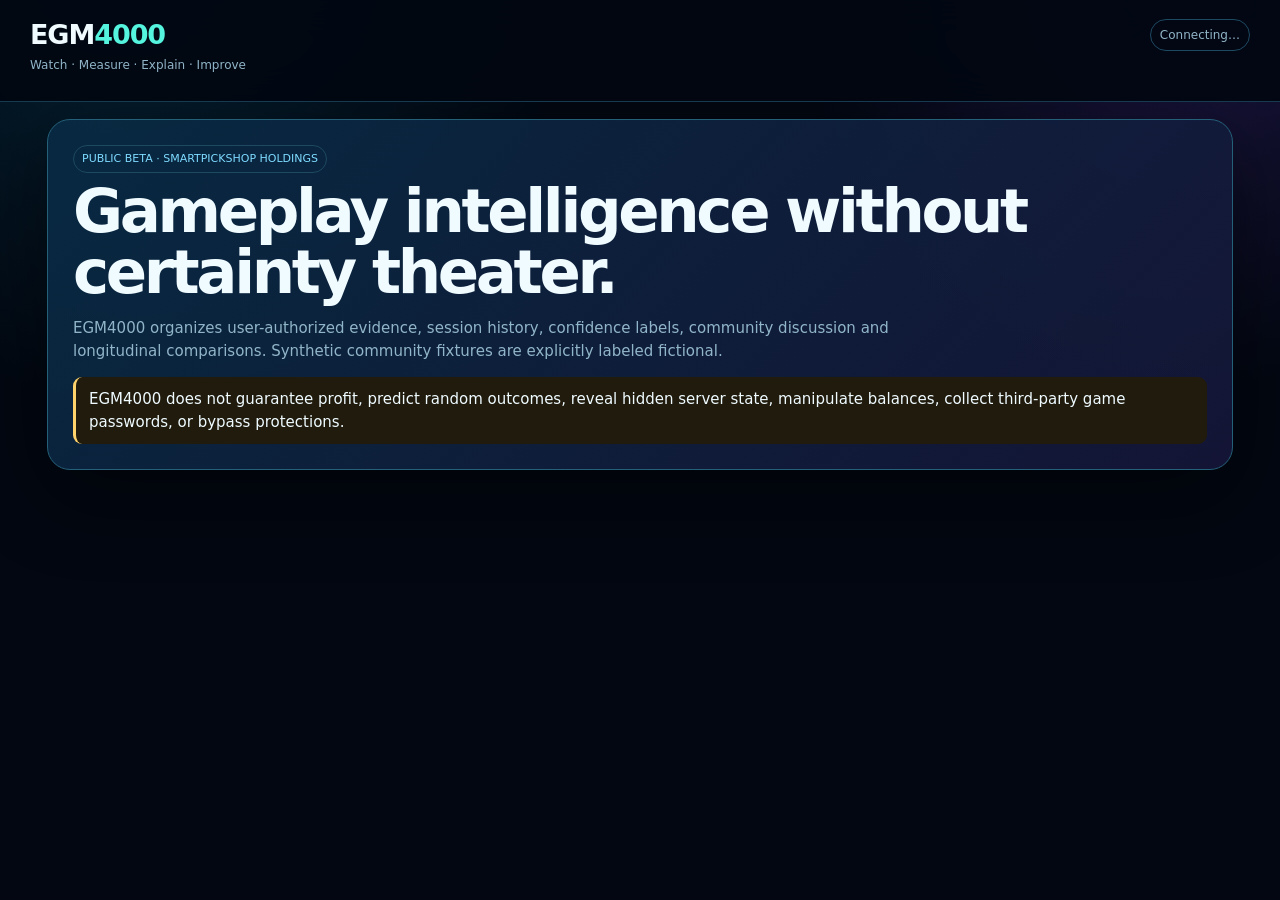
<file: public-site/index.html>
<!doctype html>
<html lang="en">
<head>
<meta charset="utf-8">
<meta name="viewport" content="width=device-width,initial-scale=1,viewport-fit=cover">
<meta name="theme-color" content="#03101d">
<meta name="description" content="EGM4000 — evidence-grounded fish-shooter gameplay intelligence, community, session analysis, surveys and safe research.">
<link rel="manifest" href="./manifest.webmanifest">
<title>EGM4000 — Gameplay Intelligence</title>
<style>
:root{--bg:#020711;--p:#08192b;--p2:#0d233b;--line:#1d4961;--txt:#effbff;--mut:#91b5c8;--a:#55f4df;--b:#7edbff;--v:#bc8cff;--g:#ffd36b;--r:#ff7896}*{box-sizing:border-box}html{color-scheme:dark;scroll-behavior:smooth}body{margin:0;font:15px/1.5 Inter,system-ui,-apple-system,Segoe UI,sans-serif;background:radial-gradient(circle at 10% -5%,#073044aa,transparent 30%),radial-gradient(circle at 93% 0,#261b54aa,transparent 26%),var(--bg);color:var(--txt);min-height:100vh}header{position:sticky;top:0;z-index:20;padding:15px 18px;background:#020711e8;backdrop-filter:blur(18px);border-bottom:1px solid #173a50}.top{max-width:1220px;margin:auto}.brand{display:flex;justify-content:space-between;align-items:center;gap:10px}.brand b{font-size:27px;letter-spacing:-.04em}.brand b span{color:var(--a)}.online{font-size:12px;padding:6px 9px;border:1px solid var(--line);border-radius:999px;color:var(--mut)}nav{display:flex;gap:7px;overflow:auto;margin-top:10px;padding-bottom:2px}button,.btn,input,textarea,select{font:inherit}button,.btn{border:1px solid var(--line);background:#0c2941;color:var(--txt);padding:10px 13px;border-radius:12px;cursor:pointer;text-decoration:none;font-weight:700;white-space:nowrap}.active{background:linear-gradient(135deg,#078fa5,#6c4bd8);border:0}.wrap{max-width:1220px;margin:auto;padding:17px}.hero{padding:25px;border:1px solid #246078;border-radius:23px;background:linear-gradient(135deg,#082a43ef,#151638ef);box-shadow:0 25px 80px #0007;margin-bottom:15px}.hero h1{font-size:clamp(32px,6vw,61px);line-height:1;margin:7px 0;letter-spacing:-.055em}.hero p{max-width:900px}.pill{display:inline-block;border:1px solid var(--line);border-radius:999px;padding:5px 8px;font-size:11px;color:var(--b)}.notice{border-left:3px solid var(--g);padding:11px 13px;background:#211b0d;border-radius:9px;margin-top:12px}.grid{display:grid;grid-template-columns:repeat(2,minmax(0,1fr));gap:12px}.card{background:linear-gradient(180deg,#0b2036ef,#061321ef);border:1px solid var(--line);border-radius:18px;padding:16px;margin-bottom:12px;box-shadow:0 14px 45px #0003}.card h2,.card h3{margin:3px 0 7px}.mut,.small{color:var(--mut)}.small{font-size:12px}.kpi{font-size:30px;font-weight:900;color:var(--a)}input,textarea,select{width:100%;background:#04111f;color:var(--txt);border:1px solid var(--line);border-radius:11px;padding:11px;margin:5px 0 9px}textarea{min-height:110px;resize:vertical}.row{display:flex;gap:8px;flex-wrap:wrap}.feed p{white-space:pre-wrap}.synthetic{color:var(--g)}.error{color:var(--r)}.ok{color:var(--a)}.hidden{display:none}@media(max-width:760px){.grid{grid-template-columns:1fr}.wrap{padding:10px}.hero{padding:18px}header{padding:12px}}
</style>
</head>
<body>
<header><div class="top"><div class="brand"><b>EGM<span>4000</span></b><span class="online" id="status">Connecting…</span></div><div class="small">Watch · Measure · Explain · Improve</div><nav id="nav"></nav></div></header>
<main class="wrap">
<section class="hero"><span class="pill">PUBLIC BETA · SMARTPICKSHOP HOLDINGS</span><h1>Gameplay intelligence without certainty theater.</h1><p class="mut">EGM4000 organizes user-authorized evidence, session history, confidence labels, community discussion and longitudinal comparisons. Synthetic community fixtures are explicitly labeled fictional.</p><div class="notice">EGM4000 does not guarantee profit, predict random outcomes, reveal hidden server state, manipulate balances, collect third-party game passwords, or bypass protections.</div></section>
<div id="app"></div>
</main>
<script type="module">
import { createClient } from 'https://esm.sh/@supabase/supabase-js@2.95.0';
const URL='https://nqcshihyfhthywpseilx.supabase.co';
const KEY='sb_publishable_lD--sdVpwV9djLF28XW1Jg_95DPa58G';
const sb=createClient(URL,KEY,{auth:{persistSession:true,autoRefreshToken:true,detectSessionInUrl:true}});
const app=document.querySelector('#app');const status=document.querySelector('#status');
const pages=['Today','Community','Blog','Surveys','Account'];let current='Today',session=null,profile=null;
const esc=s=>String(s??'').replace(/[&<>"']/g,m=>({'&':'&amp;','<':'&lt;','>':'&gt;','"':'&quot;',"'":'&#39;'}[m]));
function err(e){console.error(e);return `<div class="card error">${esc(e?.message||e||'Something went wrong.')}</div>`}
function nav(){document.querySelector('#nav').innerHTML=pages.map(p=>`<button class="${p===current?'active':''}" data-p="${p}">${p}</button>`).join('');document.querySelectorAll('[data-p]').forEach(b=>b.onclick=()=>go(b.dataset.p))}
async function refreshAuth(){const {data}=await sb.auth.getSession();session=data.session;profile=null;if(session){const {data:p}=await sb.from('egm_profiles').select('*').eq('id',session.user.id).maybeSingle();profile=p;if(!p){const name=(session.user.email||'EGM4000 User').split('@')[0].slice(0,60);const {error}=await sb.from('egm_profiles').insert({id:session.user.id,display_name:name});if(!error)profile={id:session.user.id,display_name:name}}}status.textContent=session?`Signed in · ${profile?.display_name||session.user.email}`:'Public · Supabase online'}
async function go(p){current=p;nav();({Today:today,Community:community,Blog:blog,Surveys:surveys,Account:account}[p])()}
async function today(){app.innerHTML='<div class="grid"><div class="card"><div class="small">DATA SERVICE</div><div class="kpi">ONLINE</div><p class="mut">Supabase Auth + RLS-protected Postgres.</p></div><div class="card"><div class="small">ACCOUNT</div><div class="kpi">'+(session?'SIGNED IN':'PUBLIC')+'</div><p class="mut">'+(session?'Your authenticated forum actions use your Supabase user ID.':'Browse public content or create an account.')+'</p></div><div class="card"><div class="small">COMMUNITY MODEL</div><div class="kpi">237</div><p class="mut">Synthetic seed profiles populate the public beta and are not real customers.</p></div><div class="card"><div class="small">EVIDENCE RULE</div><div class="kpi">LABEL IT</div><p class="mut">Observed evidence, estimates, correlations and hypotheses remain distinct.</p></div></div>'}
async function community(){app.innerHTML='<div class="card">Loading community…</div>';const {data,error}=await sb.from('egm_forum_threads').select('id,author_name,title,body,category,status,pinned,synthetic,created_at').eq('status','published').order('pinned',{ascending:false}).order('created_at',{ascending:false}).limit(100);if(error){app.innerHTML=err(error);return}const compose=session?`<div class="card"><h2>Start a community thread</h2><p class="mut">Describe what you observed and separate evidence from guesses.</p><input id="ct" placeholder="Thread title"><textarea id="cb" placeholder="What did you observe?"></textarea><input id="cc" value="Session Review" placeholder="Category"><button id="publishThread">Publish thread</button><div id="cm" class="small"></div></div>`:`<div class="card"><p>Sign in to create a thread. Public browsing stays available without an account.</p></div>`;app.innerHTML=compose+(data||[]).map(t=>`<article class="card feed"><span class="pill">${esc(t.category)}</span> ${t.synthetic?'<span class="pill synthetic">SYNTHETIC PROFILE</span>':''}<h3>${esc(t.title)}</h3><div class="small">${esc(t.author_name)} · ${new Date(t.created_at).toLocaleDateString()}</div><p>${esc(t.body)}</p></article>`).join('');const btn=document.querySelector('#publishThread');if(btn)btn.onclick=async()=>{const title=ct.value.trim(),body=cb.value.trim(),category=cc.value.trim()||'General';if(title.length<3||body.length<3){cm.textContent='Add a title and a little more detail.';return}const author=profile?.display_name||session.user.email.split('@')[0];const {error:e}=await sb.from('egm_forum_threads').insert({user_id:session.user.id,author_name:author,title,body,category,status:'published',pinned:false,synthetic:false});cm.textContent=e?e.message:'Published.';if(!e)community()}}
async function blog(){app.innerHTML='<div class="card">Loading blog…</div>';const {data,error}=await sb.from('egm_articles').select('id,author_name,title,body,tags,synthetic,created_at').order('created_at',{ascending:false}).limit(100);if(error){app.innerHTML=err(error);return}app.innerHTML='<div class="card"><h2>EGM4000 Blog</h2><p class="mut">The public beta currently publishes curated and clearly synthetic articles here. Registered-author submission remains moderated in the full backend track.</p></div>'+(data||[]).map(t=>`<article class="card feed">${t.synthetic?'<span class="pill synthetic">SYNTHETIC ARTICLE</span>':''}<h3>${esc(t.title)}</h3><div class="small">${esc(t.author_name)} · ${new Date(t.created_at).toLocaleDateString()}</div><p>${esc(t.body)}</p><div class="small">${esc(t.tags)}</div></article>`).join('')}
async function surveys(){app.innerHTML='<div class="card">Loading surveys…</div>';const {data,error}=await sb.from('egm_surveys').select('id,title,description,audience,frequency_days').eq('status','active').order('id');if(error){app.innerHTML=err(error);return}const seen=Number(localStorage.egmVisits||0);localStorage.egmVisits=String(seen+1);const audience=session?'registered':seen?'returning':'first';app.innerHTML=(data||[]).map(s=>`<section class="card"><span class="pill">${esc(s.audience)}</span><h2>${esc(s.title)}</h2><p class="mut">${esc(s.description)}</p><p class="small">This browser is classified as <b>${audience}</b>. To minimize tracking, public-beta answers are currently stored on this device only while anonymous database-write policy is under security review.</p><textarea id="sv${s.id}" placeholder="Your feedback"></textarea><button data-save="${s.id}">Save response on this device</button><div id="sm${s.id}" class="small"></div></section>`).join('');document.querySelectorAll('[data-save]').forEach(b=>b.onclick=()=>{const id=b.dataset.save;localStorage['egmSurvey:'+id]=document.querySelector('#sv'+id).value;document.querySelector('#sm'+id).textContent='Saved locally. No IP address or visitor hash was stored.'})}
async function account(){await refreshAuth();if(session){app.innerHTML=`<div class="grid"><div class="card"><h2>Your EGM4000 account</h2><p><b>${esc(profile?.display_name||session.user.email)}</b></p><p class="mut">${esc(session.user.email)}</p><button id="signout">Sign out</button></div><div class="card"><h2>Cross-device direction</h2><p class="mut">This Supabase Auth identity is the account boundary for the public PWA. Android will be updated to use the same identity after public QA.</p></div></div>`;signout.onclick=async()=>{await sb.auth.signOut();await refreshAuth();account()};return}app.innerHTML=`<div class="grid"><div class="card"><h2>Sign in</h2><input id="le" placeholder="Email"><input id="lp" type="password" placeholder="Password"><button id="login">Sign in</button><div id="lm" class="small"></div></div><div class="card"><h2>Create account</h2><input id="re" placeholder="Email"><input id="rp" type="password" placeholder="Password (10+ characters)"><button id="register">Create account</button><div id="rm" class="small"></div></div></div>`;login.onclick=async()=>{const {error}=await sb.auth.signInWithPassword({email:le.value.trim(),password:lp.value});lm.textContent=error?error.message:'Signed in.';if(!error){await refreshAuth();go('Today')}};register.onclick=async()=>{const {error}=await sb.auth.signUp({email:re.value.trim(),password:rp.value});rm.textContent=error?error.message:'Account created. Check your email if confirmation is enabled.'}}
await refreshAuth();sb.auth.onAuthStateChange(async()=>{await refreshAuth();nav()});nav();go('Today');if('serviceWorker'in navigator)navigator.serviceWorker.register('./sw.js').catch(()=>{});
</script>
</body></html>
</file>
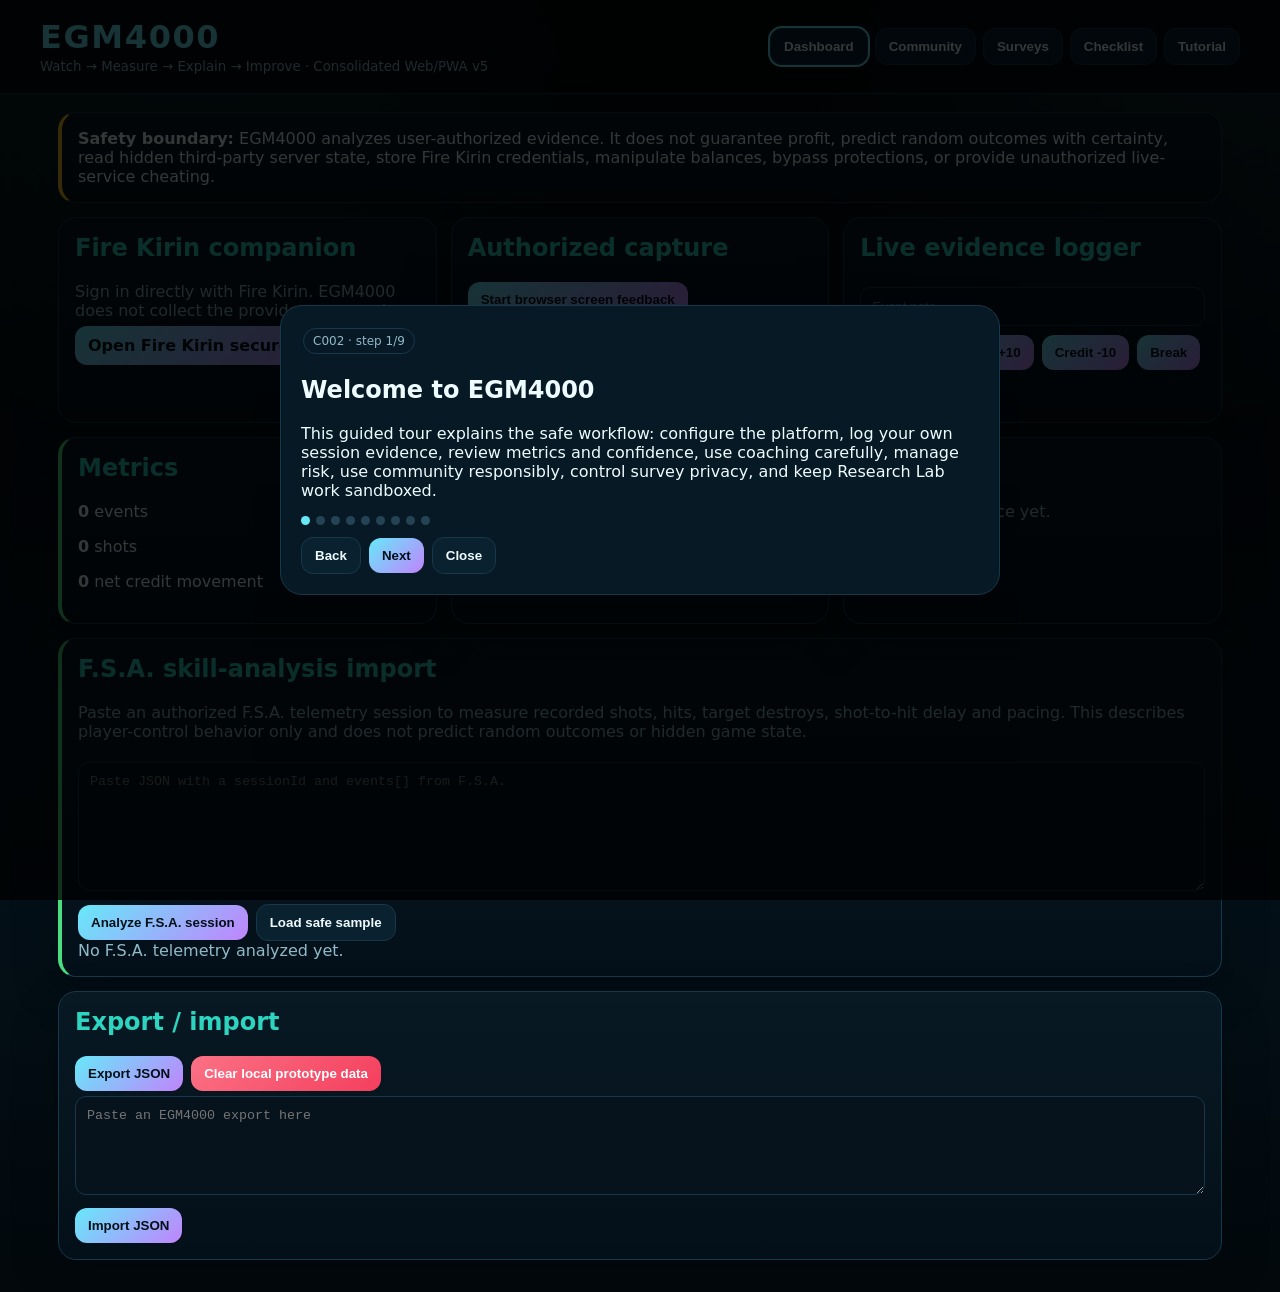
<file: web/index.html>
<!doctype html>
<html lang="en">
<head>
<meta charset="utf-8">
<meta name="viewport" content="width=device-width,initial-scale=1">
<title>EGM4000 — EduGameMaster 4000</title>
<meta name="theme-color" content="#041017">
<meta name="description" content="EGM4000 fish-shooter gameplay intelligence, session analysis, coaching, community, privacy-safe surveys, simulation and safe research prototype.">
<link rel="manifest" href="manifest.webmanifest">
<style>
:root{--bg:#02080c;--panel:#081923;--panel2:#0c2430;--line:#17384a;--cyan:#67e8f9;--teal:#2dd4bf;--violet:#c084fc;--text:#effcff;--muted:#91b9c7;--warn:#fbbf24;--bad:#fb7185;--good:#4ade80;--r:18px}*{box-sizing:border-box}html{scroll-behavior:smooth}body{margin:0;background:radial-gradient(circle at 15% 0,rgba(45,212,191,.16),transparent 28%),radial-gradient(circle at 95% 0,rgba(103,232,249,.14),transparent 25%),linear-gradient(180deg,#02080c,#04131d 55%,#02080c);color:var(--text);font-family:system-ui,-apple-system,Segoe UI,Roboto,Arial,sans-serif}header{position:sticky;top:0;z-index:10;padding:18px;border-bottom:1px solid var(--line);background:rgba(2,8,12,.9);backdrop-filter:blur(12px)}.brandrow{max-width:1200px;margin:auto;display:flex;justify-content:space-between;align-items:center;gap:12px;flex-wrap:wrap}.brand h1{margin:0;color:var(--cyan);letter-spacing:.05em}.brand small{color:var(--muted)}nav{display:flex;gap:7px;flex-wrap:wrap}button,a.btn{border:0;border-radius:12px;padding:10px 13px;font-weight:800;cursor:pointer;text-decoration:none;background:linear-gradient(135deg,var(--cyan),var(--violet));color:#031018}.ghost{background:#0a2230;color:var(--text);border:1px solid var(--line)}.danger{background:linear-gradient(135deg,#fb7185,#f43f5e);color:white}.active{outline:2px solid var(--cyan)}main{max-width:1200px;margin:auto;padding:18px}.view{display:none}.view.active-view{display:block}.grid{display:grid;grid-template-columns:repeat(auto-fit,minmax(250px,1fr));gap:14px}.card{background:linear-gradient(180deg,rgba(8,25,35,.98),rgba(4,16,25,.96));border:1px solid var(--line);border-radius:var(--r);padding:16px;margin-bottom:14px;box-shadow:0 18px 50px rgba(0,0,0,.2)}.card h2,.card h3{margin-top:0;color:var(--teal)}.muted{color:var(--muted)}.pill{display:inline-block;border:1px solid var(--line);border-radius:999px;padding:5px 9px;margin:2px;color:var(--muted);font-size:12px}.good{border-left:4px solid var(--good)}.warning{border-left:4px solid var(--warn)}.dangerCard{border-left:4px solid var(--bad)}input,textarea,select{width:100%;background:#06131d;border:1px solid var(--line);border-radius:11px;color:var(--text);padding:11px;margin:5px 0 9px}.actions{display:flex;gap:8px;flex-wrap:wrap;align-items:center}.event,.post,.survey{border:1px solid var(--line);border-radius:14px;padding:12px;margin:9px 0;background:#06131d}.meta{display:flex;gap:8px;flex-wrap:wrap;color:var(--muted);font-size:12px}.comment{border-left:2px solid var(--line);padding-left:10px;margin:8px 0}.hidden{display:none!important}.check.done{text-decoration:line-through;color:var(--muted)}.progress{height:9px;border-radius:999px;background:#06131d;overflow:hidden}.progress b{display:block;height:100%;background:linear-gradient(90deg,var(--teal),var(--cyan))}.modal{position:fixed;inset:0;z-index:100;background:rgba(0,0,0,.78);display:grid;place-items:center;padding:18px}.modalbox{width:min(720px,100%);max-height:90vh;overflow:auto;background:#071925;border:1px solid var(--line);border-radius:22px;padding:20px}.stepdots{display:flex;gap:6px;margin:12px 0}.stepdots span{width:9px;height:9px;border-radius:50%;background:#244455}.stepdots .on{background:var(--cyan)}@media(max-width:680px){main{padding:12px}header{padding:12px}.actions button,.actions a.btn{flex:1 1 150px;text-align:center}nav button{padding:8px 10px}.brandrow{align-items:flex-start}.card{padding:13px}}
</style>
</head>
<body>
<header><div class="brandrow"><div class="brand"><h1>EGM4000</h1><small>Watch → Measure → Explain → Improve · Consolidated Web/PWA v5</small></div><nav id="nav"><button data-view="dashboard" class="ghost active">Dashboard</button><button data-view="community" class="ghost">Community</button><button data-view="surveys" class="ghost">Surveys</button><button data-view="checklist" class="ghost">Checklist</button><button id="openTour" class="ghost">Tutorial</button></nav></div></header>
<main>
<section class="card warning"><b>Safety boundary:</b> EGM4000 analyzes user-authorized evidence. It does not guarantee profit, predict random outcomes with certainty, read hidden third-party server state, store Fire Kirin credentials, manipulate balances, bypass protections, or provide unauthorized live-service cheating.</section>
<section id="dashboard" class="view active-view">
<div class="grid">
<div class="card"><h2>Fire Kirin companion</h2><p class="muted">Sign in directly with Fire Kirin. EGM4000 does not collect the provider password.</p><a class="btn" href="https://play.firekirin.xyz/web_game/firekirin777_pc/index.html" target="_blank" rel="noopener noreferrer">Open Fire Kirin securely ↗</a></div>
<div class="card"><h2>Authorized capture</h2><button id="captureBtn">Start browser screen feedback</button><p id="captureState" class="muted">No capture active. Browser permission is required; raw frames are not saved by this prototype.</p></div>
<div class="card"><h2>Live evidence logger</h2><input id="note" placeholder="Event note"><div class="actions"><button data-event="shot" data-delta="0">Shot +1</button><button data-event="credit_up" data-delta="10">Credit +10</button><button data-event="credit_down" data-delta="-10">Credit -10</button><button data-event="break" data-delta="0">Break</button></div></div>
</div>
<div class="grid"><div class="card good"><h2>Metrics</h2><div id="metrics"></div></div><div class="card"><h2>Evidence-based coaching</h2><div id="tips"></div></div><div class="card"><h2>Replay</h2><div id="events"></div></div></div>
<div class="card good"><h2>F.S.A. skill-analysis import</h2><p class="muted">Paste an authorized F.S.A. telemetry session to measure recorded shots, hits, target destroys, shot-to-hit delay and pacing. This describes player-control behavior only and does not predict random outcomes or hidden game state.</p><textarea id="fsaTelemetry" rows="7" placeholder='Paste JSON with a sessionId and events[] from F.S.A.'></textarea><div class="actions"><button id="analyzeFsa">Analyze F.S.A. session</button><button id="loadFsaDemo" class="ghost">Load safe sample</button></div><div id="fsaSkillResult" class="muted">No F.S.A. telemetry analyzed yet.</div></div>
<div class="card"><h2>Export / import</h2><div class="actions"><button id="exportBtn">Export JSON</button><button id="clearBtn" class="danger">Clear local prototype data</button></div><textarea id="importBox" rows="5" placeholder="Paste an EGM4000 export here"></textarea><button id="importBtn">Import JSON</button></div>
</section>
<section id="community" class="view">
<div class="card"><span class="pill">C004 · IMPLEMENTED</span><h2>Community forum + blog</h2><p class="muted">Registered local-prototype users can publish forum topics and blog posts, comment, react and report content. Community claims remain user-generated and are not promoted into verified gameplay evidence.</p><div class="grid"><div><label>Prototype member</label><select id="communityUser"></select></div><div><label>Search</label><input id="communitySearch" placeholder="Search titles, posts, tags or authors"></div></div></div>
<div class="grid"><div class="card"><h3>Create post</h3><select id="postType"><option value="forum">Forum topic</option><option value="blog">Blog post</option></select><input id="postTitle" maxlength="100" placeholder="Title"><textarea id="postBody" maxlength="4000" rows="5" placeholder="Question, session reflection, or community update"></textarea><input id="postTags" maxlength="120" placeholder="Tags, comma separated"><button id="publishPost">Publish</button></div><div class="card"><h3>Moderation safeguards</h3><p class="muted">Reports enter an owner queue. Duplicate reports are blocked. Hide/restore/dismiss actions require the local prototype owner role and write an audit entry. Production requires server-verified owner authorization.</p></div></div>
<div class="card"><div class="actions"><button class="ghost communityFilter active" data-filter="all">All</button><button class="ghost communityFilter" data-filter="forum">Forum</button><button class="ghost communityFilter" data-filter="blog">Blog</button><button class="ghost communityFilter" data-filter="reported">Reported</button></div><div id="communityFeed"></div></div>
<div id="moderationPanel" class="card hidden"><h3>Owner moderation queue</h3><div id="moderationQueue"></div></div>
</section>
<section id="surveys" class="view">
<div class="card"><span class="pill">C005 · IMPLEMENTED</span><h2>Privacy-preserving visitor surveys</h2><p class="muted">Survey targeting uses local first-vs-returning classification and an optional pseudonymous local token after consent. No raw IP address is exposed to the local survey UI.</p><div id="surveyPrivacy"></div></div>
<div class="grid"><div class="card"><h3>Eligible feedback requests</h3><div id="surveyFeed"></div></div><div class="card"><h3 id="surveyBuilderTitle">Owner-only survey builder</h3><div id="surveyBuilder"></div></div></div>
</section>
<section id="checklist" class="view">
<div class="card"><h2>Project checklist / ledger</h2><p class="muted">Verified completed work is separated from incomplete roadmap items.</p><div id="checklistRows"></div></div>
<div class="card"><h3>Current consolidation state</h3><p><b>Completed:</b> C001 visual redesign foundations; C002 guided first-run tutorial; C004 community forum/blog; C005 privacy-preserving surveys.</p><p><b>Preserved:</b> Fire Kirin external login workflow, user-authorized capture, session logging, metrics, evidence-labeled coaching, export/import, Research Lab safety boundary, PWA support.</p><p><b>Still incomplete:</b> C003 production owner authentication, C006 dedicated Tips Center, C007 full 100-feature owner Admin Panel, C008 all 25 monetization capabilities, C009 R001-R049 full return-feature implementation/adoption analytics.</p></div>
</section>
</main>
<div id="tourHost"></div>
<script src="fsa-skill-analysis.js"></script>
<script>
const KEY='egm4000.web.consolidated.v5';
const BUILD_VERSION='EGM4000 Web/PWA v5.0 consolidated';
const users=[{id:'member-aqua',name:'AquaPilot',role:'member'},{id:'member-reef',name:'ReefRunner',role:'member'},{id:'owner-egm4000',name:'EGM4000 Owner · local prototype',role:'owner'}];
const defaults={events:[],community:{currentUserId:'member-aqua',filter:'all',posts:[{id:'seed-1',type:'forum',title:'How are you reviewing session pace?',body:'I compare my own shot pace with credit movement and take a break when pace rises while results worsen. This is a personal review workflow, not a prediction of game behavior.',tags:['session-review','pace'],authorId:'member-reef',createdAt:'2026-09-05T19:18:00-07:00',hidden:false,reactions:{useful:['member-aqua'],insightful:[]},comments:[],reports:[]}],moderationLog:[]},surveys:{consent:'unset',visitor:{visits:0,firstSeen:'',lastSeen:'',pseudoId:''},definitions:[{id:'survey-first',title:'First visit: what do you want EGM4000 to help with?',audience:'first',active:true,frequencyDays:30,maxImpressions:1,question:'Which area should EGM4000 make easiest first?',options:['Session logging','Analytics','Tips/coaching','Community']},{id:'survey-return',title:'Returning user check-in',audience:'returning',active:true,frequencyDays:14,maxImpressions:3,question:'What should improve next?',options:['Faster logging','Better explanations','More history tools','Community tools']}],responses:[],impressions:{}},tutorial:{seen:false,completed:false,step:0},ledger:{completed:['C001','C002','C004','C005'],updatedAt:'2026-09-05T19:26:00-07:00'}};
function clone(v){return JSON.parse(JSON.stringify(v))}function load(){try{return {...clone(defaults),...JSON.parse(localStorage.getItem(KEY)||'{}')}}catch{return clone(defaults)}}let state=load();state.community={...clone(defaults.community),...(state.community||{})};state.surveys={...clone(defaults.surveys),...(state.surveys||{})};state.surveys.visitor={...clone(defaults.surveys.visitor),...(state.surveys.visitor||{})};state.tutorial={...clone(defaults.tutorial),...(state.tutorial||{})};
if(!sessionStorage.getItem('egm4000.visit.v5')){state.surveys.visitor.visits=Number(state.surveys.visitor.visits||0)+1;const t=new Date().toISOString();state.surveys.visitor.lastSeen=t;if(!state.surveys.visitor.firstSeen)state.surveys.visitor.firstSeen=t;sessionStorage.setItem('egm4000.visit.v5','1')}
function save(){localStorage.setItem(KEY,JSON.stringify(state))}save();
const $=s=>document.querySelector(s),$$=s=>[...document.querySelectorAll(s)];function esc(s){return String(s??'').replace(/[&<>"']/g,c=>({'&':'&amp;','<':'&lt;','>':'&gt;','"':'&quot;',"'":'&#39;'}[c]))}function uid(){return Math.random().toString(36).slice(2,9)+Date.now().toString(36).slice(-5)}
function showView(id){$$('.view').forEach(v=>v.classList.toggle('active-view',v.id===id));$$('[data-view]').forEach(b=>b.classList.toggle('active',b.dataset.view===id));window.scrollTo({top:0,behavior:'smooth'});if(id==='community')renderCommunity();if(id==='surveys')renderSurveys();if(id==='checklist')renderChecklist()}
$$('[data-view]').forEach(b=>b.onclick=()=>showView(b.dataset.view));
function addEvent(type,delta){state.events.push({schema:'egm4000.gameplay-event.v1',platform:'Fire Kirin',type,creditDelta:Number(delta)||0,note:$('#note').value||'',provenance:'user_recorded',confidence:1,time:new Date().toISOString()});save();renderDashboard()}$$('[data-event]').forEach(b=>b.onclick=()=>addEvent(b.dataset.event,b.dataset.delta));
function renderDashboard(){const arr=state.events||[],shots=arr.filter(e=>e.type==='shot').length,net=arr.reduce((n,e)=>n+(Number(e.creditDelta)||0),0);$('#metrics').innerHTML=`<p><b>${arr.length}</b> events</p><p><b>${shots}</b> shots</p><p><b>${net}</b> net credit movement</p>`;$('#tips').innerHTML=arr.length?`<p>${net<0?'Your recorded net movement is negative. Consider stopping or reviewing the session before continuing. ':''}If pace rises while net credits fall, treat that as a review signal from your own session—not a prediction of future outcomes.</p><p class="muted">Evidence: user-recorded events · confidence depends on data completeness.</p>`:'<p class="muted">Record events to unlock evidence-based feedback.</p>';$('#events').innerHTML=arr.slice().reverse().slice(0,20).map(e=>`<div class="event"><div class="meta">${esc(e.time)} · ${esc(e.provenance)} · confidence ${esc(e.confidence)}</div><b>${esc(e.type)}</b> · ${esc(e.creditDelta)} credits<br>${esc(e.note)}</div>`).join('')||'<p class="muted">No replay evidence yet.</p>'}renderDashboard();
$('#captureBtn').onclick=async()=>{try{if(!navigator.mediaDevices?.getDisplayMedia)throw new Error('Screen capture requires a supported HTTPS browser.');const stream=await navigator.mediaDevices.getDisplayMedia({video:true,audio:false});$('#captureState').textContent='Authorized browser screen feedback active. Raw frames are not stored by this prototype.';stream.getTracks().forEach(t=>t.onended=()=>$('#captureState').textContent='Capture stopped.')}catch(e){$('#captureState').textContent='Capture unavailable or not authorized: '+e.message}};
$('#exportBtn').onclick=()=>{const blob=new Blob([JSON.stringify({meta:{project:'EGM4000',version:BUILD_VERSION,exportedAt:new Date().toISOString()},state},null,2)],{type:'application/json'});const a=document.createElement('a');a.href=URL.createObjectURL(blob);a.download='egm4000-consolidated-export.json';a.click();URL.revokeObjectURL(a.href)};$('#importBtn').onclick=()=>{try{const obj=JSON.parse($('#importBox').value),incoming=obj.state||obj;if(!incoming.events||!incoming.community||!incoming.surveys)throw new Error('Not a consolidated EGM4000 export');state={...clone(defaults),...incoming};save();renderAll();alert('Import complete.')}catch(e){alert('Import failed: '+e.message)}};$('#clearBtn').onclick=()=>{if(confirm('Delete this browser’s local EGM4000 prototype data?')){state=clone(defaults);save();location.reload()}};
function currentUser(){return users.find(u=>u.id===state.community.currentUserId)||users[0]}function renderCommunity(){const u=currentUser();$('#communityUser').innerHTML=users.map(x=>`<option value="${esc(x.id)}" ${x.id===u.id?'selected':''}>${esc(x.name)}</option>`).join('');const q=($('#communitySearch').value||'').toLowerCase(),f=state.community.filter||'all';let posts=state.community.posts.filter(p=>{if(f==='forum'&&p.type!=='forum')return false;if(f==='blog'&&p.type!=='blog')return false;if(f==='reported'&&!p.reports?.some(r=>r.status==='open'))return false;const a=users.find(x=>x.id===p.authorId)?.name||'';return !q||[p.title,p.body,(p.tags||[]).join(' '),a].join(' ').toLowerCase().includes(q)});$('#communityFeed').innerHTML=posts.map(p=>{const author=users.find(x=>x.id===p.authorId)?.name||'Member',open=(p.reports||[]).filter(r=>r.status==='open').length;return `<article class="post ${p.hidden?'dangerCard':''}"><div class="meta"><span>${esc(p.type)}</span><span>${esc(author)}</span><span>${esc(new Date(p.createdAt).toLocaleString())}</span>${open?`<span>${open} open report(s)</span>`:''}${p.hidden?'<span>hidden by moderation</span>':''}</div><h3>${esc(p.title)}</h3><p>${esc(p.body)}</p><div>${(p.tags||[]).map(t=>`<span class="pill">#${esc(t)}</span>`).join('')}</div><div class="actions"><button class="ghost" onclick="reactPost('${p.id}','useful')">Useful ${(p.reactions?.useful||[]).length}</button><button class="ghost" onclick="reactPost('${p.id}','insightful')">Insightful ${(p.reactions?.insightful||[]).length}</button><button class="ghost" onclick="reportPost('${p.id}')">Report</button></div>${(p.comments||[]).map(c=>`<div class="comment"><b>${esc(users.find(x=>x.id===c.authorId)?.name||'Member')}</b><br>${esc(c.body)}</div>`).join('')}<div class="actions"><input id="comment-${p.id}" placeholder="Add a comment" style="flex:1"><button onclick="commentPost('${p.id}')">Comment</button></div></article>`}).join('')||'<p class="muted">No matching posts.</p>';const owner=u.role==='owner';$('#moderationPanel').classList.toggle('hidden',!owner);if(owner){const reported=state.community.posts.filter(p=>p.reports?.some(r=>r.status==='open'));$('#moderationQueue').innerHTML=reported.map(p=>`<div class="event"><b>${esc(p.title)}</b><div class="actions"><button onclick="moderate('${p.id}','hide')">Hide</button><button class="ghost" onclick="moderate('${p.id}','restore')">Restore</button><button class="ghost" onclick="moderate('${p.id}','dismiss')">Dismiss reports</button></div></div>`).join('')||'<p class="muted">No open reports.</p>'}}
$('#communityUser').onchange=e=>{state.community.currentUserId=e.target.value;save();renderCommunity()};$('#communitySearch').oninput=renderCommunity;$$('.communityFilter').forEach(b=>b.onclick=()=>{state.community.filter=b.dataset.filter;save();$$('.communityFilter').forEach(x=>x.classList.toggle('active',x===b));renderCommunity()});$('#publishPost').onclick=()=>{const title=$('#postTitle').value.trim(),body=$('#postBody').value.trim();if(!title||!body)return alert('Add a title and body.');state.community.posts.unshift({id:uid(),type:$('#postType').value,title,body,tags:$('#postTags').value.split(',').map(x=>x.trim()).filter(Boolean).slice(0,8),authorId:currentUser().id,createdAt:new Date().toISOString(),hidden:false,reactions:{useful:[],insightful:[]},comments:[],reports:[]});save();$('#postTitle').value='';$('#postBody').value='';$('#postTags').value='';renderCommunity()};
window.reactPost=(id,kind)=>{const p=state.community.posts.find(x=>x.id===id),u=currentUser();if(!p)return;p.reactions=p.reactions||{useful:[],insightful:[]};for(const k of ['useful','insightful'])p.reactions[k]=(p.reactions[k]||[]).filter(x=>x!==u.id);p.reactions[kind].push(u.id);save();renderCommunity()};window.commentPost=id=>{const box=$('#comment-'+id),body=box?.value.trim();if(!body)return;const p=state.community.posts.find(x=>x.id===id);p.comments=p.comments||[];p.comments.push({id:uid(),authorId:currentUser().id,body,createdAt:new Date().toISOString()});save();renderCommunity()};window.reportPost=id=>{const p=state.community.posts.find(x=>x.id===id),u=currentUser();p.reports=p.reports||[];if(p.reports.some(r=>r.reporterId===u.id&&r.status==='open'))return alert('You already have an open report on this post.');p.reports.push({id:uid(),reporterId:u.id,reason:prompt('Report reason:','Possible misinformation')||'Unspecified',createdAt:new Date().toISOString(),status:'open'});save();renderCommunity()};window.moderate=(id,action)=>{const u=currentUser();if(u.role!=='owner')return alert('Owner authorization required.');const p=state.community.posts.find(x=>x.id===id);if(action==='hide')p.hidden=true;if(action==='restore')p.hidden=false;if(action==='dismiss')(p.reports||[]).forEach(r=>r.status='dismissed');state.community.moderationLog.push({id:uid(),actorId:u.id,targetId:id,action,createdAt:new Date().toISOString()});save();renderCommunity()};
function visitorType(){return Number(state.surveys.visitor.visits||0)<=1?'first':'returning'}function eligibleSurvey(s){if(state.surveys.consent!=='yes'||!s.active)return false;const type=visitorType();if(s.audience!=='all'&&s.audience!==type)return false;const imp=state.surveys.impressions[s.id]||[];if(imp.length>=Number(s.maxImpressions||1))return false;const last=imp.at(-1);return !last||Date.now()-new Date(last).getTime()>=Number(s.frequencyDays||0)*86400000}function ensurePseudo(){if(!state.surveys.visitor.pseudoId)state.surveys.visitor.pseudoId='egm-'+uid()}
function renderSurveys(){const type=visitorType();$('#surveyPrivacy').innerHTML=`<div class="meta"><span>Visitor class: ${type}</span><span>Visits on device: ${state.surveys.visitor.visits}</span><span>Consent: ${state.surveys.consent}</span></div><div class="actions"><button onclick="surveyConsent('yes')">Allow surveys</button><button class="ghost" onclick="surveyConsent('no')">Decline</button><button class="danger" onclick="eraseSurveyData()">Erase survey data</button></div>`;const eligible=state.surveys.definitions.filter(eligibleSurvey);$('#surveyFeed').innerHTML=state.surveys.consent!=='yes'?'<p class="muted">Choose Allow surveys to see eligible requests.</p>':eligible.map(s=>`<article class="survey"><span class="pill">${esc(s.audience)} visitors</span><h3>${esc(s.title)}</h3><p>${esc(s.question)}</p>${s.options.map(o=>`<label><input type="radio" name="ans-${s.id}" value="${esc(o)}" style="width:auto"> ${esc(o)}</label><br>`).join('')}<button onclick="submitSurvey('${s.id}')">Submit feedback</button></article>`).join('')||'<p class="muted">No survey is currently eligible. Frequency caps protect against repeat prompts.</p>';const owner=currentUser().role==='owner';$('#surveyBuilderTitle').textContent=owner?'Owner-only survey builder':'Survey builder protected';$('#surveyBuilder').innerHTML=owner?`<input id="surveyTitle" maxlength="80" placeholder="Survey title"><select id="surveyAudience"><option value="first">First visitors</option><option value="returning">Returning visitors</option><option value="all">All consented visitors</option></select><input id="surveyQuestion" maxlength="160" placeholder="Question"><input id="surveyOptions" placeholder="Options separated by commas"><input id="surveyFrequency" type="number" min="0" max="365" value="30"><button id="createSurvey">Create survey</button><p class="muted">Production builder endpoints require sole-owner server authorization, CSRF protection, rate limiting and audit logs.</p>`:'<p class="muted">Ordinary members cannot render or call survey creation controls. Production authorization must be server-side.</p>';if(owner)$('#createSurvey').onclick=()=>{const title=$('#surveyTitle').value.trim(),q=$('#surveyQuestion').value.trim(),opts=$('#surveyOptions').value.split(',').map(x=>x.trim()).filter(Boolean);if(!title||!q||opts.length<2)return alert('Add a title, question, and at least two options.');state.surveys.definitions.push({id:uid(),title,audience:$('#surveyAudience').value,active:true,frequencyDays:Number($('#surveyFrequency').value)||0,maxImpressions:3,question:q,options:opts});save();renderSurveys()}}
window.surveyConsent=value=>{state.surveys.consent=value;if(value==='yes')ensurePseudo();save();renderSurveys()};window.eraseSurveyData=()=>{if(!confirm('Erase local survey consent, pseudonymous token, impressions and responses?'))return;state.surveys={...clone(defaults.surveys),visitor:{...clone(defaults.surveys.visitor),visits:state.surveys.visitor.visits,firstSeen:state.surveys.visitor.firstSeen,lastSeen:new Date().toISOString(),pseudoId:''}};save();renderSurveys()};window.submitSurvey=id=>{const s=state.surveys.definitions.find(x=>x.id===id),chosen=document.querySelector(`input[name="ans-${CSS.escape(id)}"]:checked`);if(!chosen)return alert('Choose an answer.');ensurePseudo();state.surveys.responses.push({id:uid(),surveyId:id,answer:chosen.value,visitorToken:state.surveys.visitor.pseudoId,visitorType:visitorType(),createdAt:new Date().toISOString()});(state.surveys.impressions[id]??=[]).push(new Date().toISOString());save();renderSurveys()};
const checks=[['C001','Major visual redesign','done'],['C002','First-time guided tutorial','done'],['C003','Production owner-only admin authentication','todo'],['C004','Community forum + blog','done'],['C005','Privacy-preserving visitor surveys','done'],['C006','Dedicated session-derived Tips Center','todo'],['C007','Complete 100-feature Admin Panel','todo'],['C008','Implement A071-A095 monetization capabilities','todo'],['C009','Implement R001-R049 + adoption analytics','todo']];function renderChecklist(){$('#checklistRows').innerHTML=checks.map(([id,title,status])=>`<p class="check ${status==='done'?'done':''}">${status==='done'?'☑':'☐'} <b>${id}</b> — ${esc(title)} ${status==='done'?'<span class="pill">verified merged</span>':'<span class="pill">not complete</span>'}</p>`).join('')}
const tutorial=[['Welcome to EGM4000','This guided tour explains the safe workflow: configure the platform, log your own session evidence, review metrics and confidence, use coaching carefully, manage risk, use community responsibly, control survey privacy, and keep Research Lab work sandboxed.'],['Set up the platform context','Use Fire Kirin, GameVault, Panda Master, Juwa, or a custom profile in the broader EGM4000 ecosystem. Exact room/version details are context, not proof of hidden mechanics.'],['Log session evidence','Record what you can verify consistently: time, credits, shots, breaks and notes. Better input quality produces more trustworthy analysis.'],['Read analytics as evidence','Metrics describe your recorded history. Correlation and apparent streaks are not guaranteed future behavior.'],['Use AI coaching carefully','Coaching should cite the evidence it used and show uncertainty. It is decision support, not a promise of winnings.'],['Use Bankroll Guard / risk controls','Loss, spend, time and giveback limits are guardrails. If a limit is reached, stopping is a valid and often preferable action.'],['Use Community responsibly','Forum/blog content is user-generated. Reports and moderation exist, and community claims are never automatically treated as verified gameplay evidence.'],['Control survey privacy','C005 surveys require explicit consent, classify first/returning use locally, apply frequency caps and support erasing local survey data.'],['Research Lab boundary','Keep modding, reverse-engineering education, AI experiments and anti-cheat study inside original/local sandboxes, owned systems, or authorized test targets only.']];let tourIndex=0;function openTour(i=0){tourIndex=Math.max(0,Math.min(tutorial.length-1,i));state.tutorial.seen=true;state.tutorial.step=tourIndex;save();renderTour()}function renderTour(){const [title,copy]=tutorial[tourIndex];$('#tourHost').innerHTML=`<div class="modal"><div class="modalbox"><span class="pill">C002 · step ${tourIndex+1}/${tutorial.length}</span><h2>${esc(title)}</h2><p>${esc(copy)}</p><div class="stepdots">${tutorial.map((_,i)=>`<span class="${i===tourIndex?'on':''}"></span>`).join('')}</div><div class="actions"><button class="ghost" id="tourBack" ${tourIndex===0?'disabled':''}>Back</button>${tourIndex<tutorial.length-1?'<button id="tourNext">Next</button>':'<button id="tourFinish">Finish tutorial</button>'}<button class="ghost" id="tourClose">Close</button></div></div></div>`;$('#tourBack').onclick=()=>openTour(tourIndex-1);$('#tourClose').onclick=()=>{$('#tourHost').innerHTML='';save()};if($('#tourNext'))$('#tourNext').onclick=()=>openTour(tourIndex+1);if($('#tourFinish'))$('#tourFinish').onclick=()=>{state.tutorial.completed=true;state.tutorial.step=tutorial.length-1;save();$('#tourHost').innerHTML='';showView('dashboard')}}$('#openTour').onclick=()=>openTour(state.tutorial.completed?0:state.tutorial.step||0);
function renderAll(){renderDashboard();renderCommunity();renderSurveys();renderChecklist()}renderAll();if(!state.tutorial.seen)setTimeout(()=>openTour(0),250);if('serviceWorker' in navigator)navigator.serviceWorker.register('sw.js').catch(()=>{});

const fsaSample={schema:'egm4000.fsa-session.v1',sourceProduct:'fsa',userId:2,sessionId:'fsa-demo-session-001',events:[
 {sourceProduct:'fsa',sessionId:'fsa-demo-session-001',eventId:'evt-001',eventType:'session_started',occurredAt:'2026-09-06T09:00:00Z',evidenceLabel:'exact_telemetry',confidence:1,payload:{balanceAfter:1000}},
 {sourceProduct:'fsa',sessionId:'fsa-demo-session-001',eventId:'evt-003',eventType:'shot_fired',occurredAt:'2026-09-06T09:00:10Z',evidenceLabel:'exact_telemetry',confidence:1,payload:{targetId:'fish-1'}},
 {sourceProduct:'fsa',sessionId:'fsa-demo-session-001',eventId:'evt-005',eventType:'target_hit',occurredAt:'2026-09-06T09:00:12Z',evidenceLabel:'exact_telemetry',confidence:1,payload:{targetId:'fish-1'}},
 {sourceProduct:'fsa',sessionId:'fsa-demo-session-001',eventId:'evt-006',eventType:'target_destroyed',occurredAt:'2026-09-06T09:00:13Z',evidenceLabel:'exact_telemetry',confidence:1,payload:{targetId:'fish-1'}},
 {sourceProduct:'fsa',sessionId:'fsa-demo-session-001',eventId:'evt-009',eventType:'session_ended',occurredAt:'2026-09-06T09:00:35Z',evidenceLabel:'exact_telemetry',confidence:1,payload:{balanceAfter:1010}}
]};
function renderFsaSkill(input){
  const out=EGMFsaSkillAnalysis.analyzeSkillSession(input),m=out.metrics,e=out.evidence;
  $('#fsaSkillResult').innerHTML=`<div class="grid"><div><div class="metric">${m.shots}</div><span class="muted">recorded shots</span></div><div><div class="metric">${m.hits}</div><span class="muted">recorded hits</span></div><div><div class="metric">${m.hitRate==null?'—':Math.round(m.hitRate*100)+'%'}</div><span class="muted">recorded hit rate</span></div><div><div class="metric">${m.targetsDestroyed}</div><span class="muted">targets destroyed</span></div><div><div class="metric">${m.meanHitLatencyMs==null?'—':m.meanHitLatencyMs+' ms'}</div><span class="muted">mean shot-to-hit delay</span></div><div><div class="metric">${Math.round(e.confidence*100)}%</div><span class="muted">sample confidence</span></div></div><p class="muted">${esc(e.limitation)}</p>`;
}
$('#analyzeFsa').onclick=()=>{try{const input=JSON.parse($('#fsaTelemetry').value);renderFsaSkill(input)}catch(e){$('#fsaSkillResult').textContent='Analysis failed: '+e.message}};
$('#loadFsaDemo').onclick=()=>{$('#fsaTelemetry').value=JSON.stringify(fsaSample,null,2);renderFsaSkill(fsaSample)};
</script>
</body>
</html>
</file>
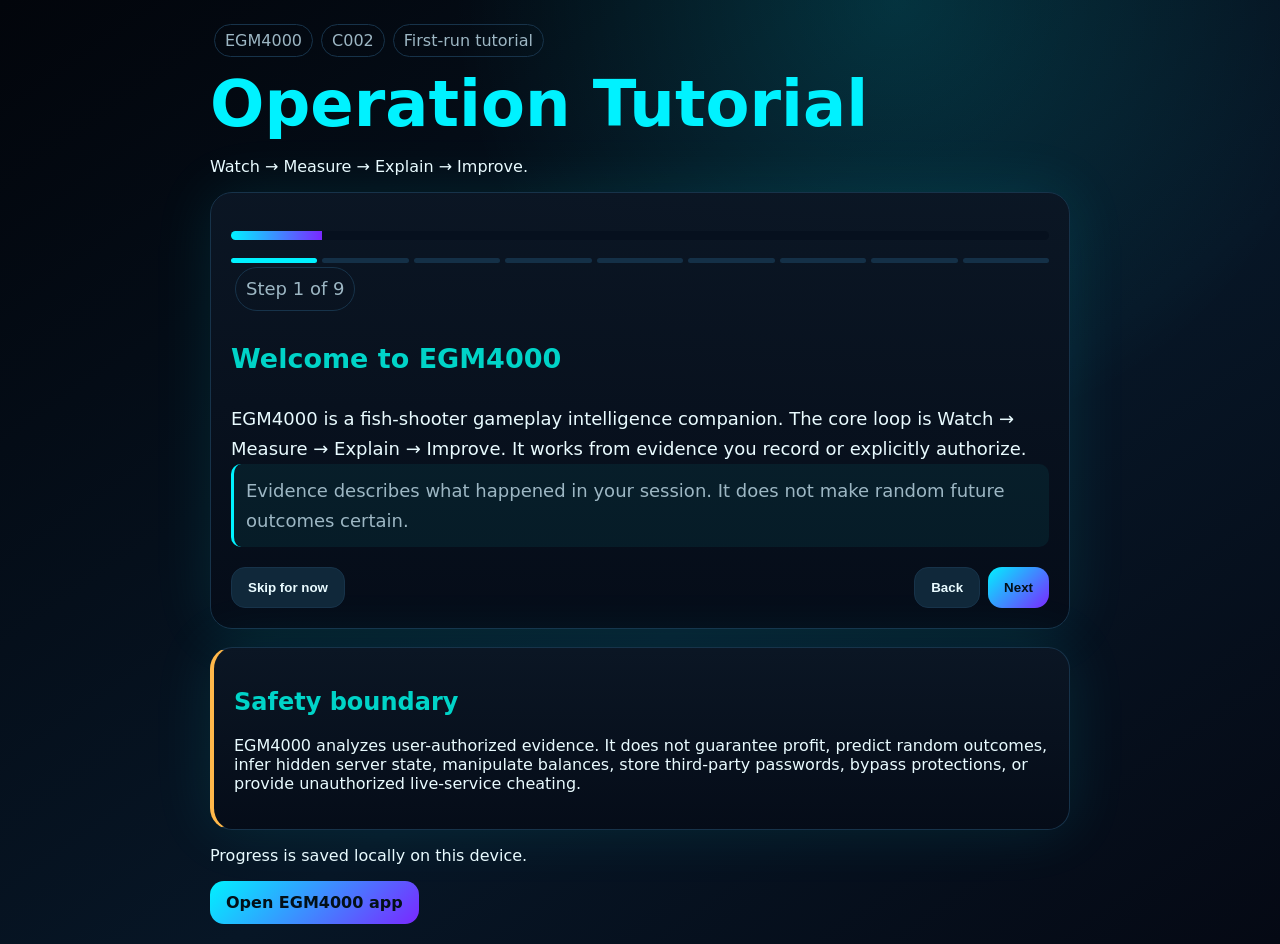
<file: web/c002-tutorial.html>
<!doctype html>
<html lang="en"><head><meta charset="utf-8"><meta name="viewport" content="width=device-width,initial-scale=1"><meta name="theme-color" content="#060B14"><title>EGM4000 C002 Guided Tour</title><style>:root{--bg:#060B14;--panel:#0B1624;--line:#17334a;--cyan:#00F2FF;--teal:#00D4C8;--violet:#7A28FF;--text:#E9FBFF;--muted:#9DB7C4;--warn:#FFB84A;--good:#38FFC6}*{box-sizing:border-box}body{margin:0;min-height:100vh;background:radial-gradient(circle at 70% 0%,rgba(0,242,255,.16),transparent 34%),linear-gradient(145deg,#02050b,#071626 60%,#050914);color:var(--text);font-family:system-ui,Segoe UI,Roboto,Arial,sans-serif}.wrap{max-width:900px;margin:auto;padding:20px}.pill{display:inline-block;border:1px solid var(--line);border-radius:999px;padding:6px 10px;margin:4px;color:var(--muted)}h1{color:var(--cyan);font-size:clamp(32px,8vw,64px);margin:.4rem 0}h2{color:var(--teal)}.card{border:1px solid var(--line);background:linear-gradient(180deg,rgba(11,22,36,.97),rgba(5,12,24,.96));border-radius:22px;padding:20px;box-shadow:0 0 60px rgba(0,242,255,.1)}.progress{height:9px;background:#06101e;border-radius:999px;overflow:hidden;margin:18px 0}.progress div{height:100%;background:linear-gradient(90deg,var(--cyan),var(--violet));transition:width .2s}.dots{display:grid;grid-template-columns:repeat(9,1fr);gap:5px}.dot{height:5px;background:#143047;border-radius:999px}.dot.on{background:var(--cyan)}.body{font-size:18px;line-height:1.65;min-height:160px}.note{border-left:3px solid var(--cyan);background:rgba(0,242,255,.06);padding:12px;border-radius:10px;color:var(--muted)}button,a.btn{background:linear-gradient(135deg,var(--cyan),var(--violet));color:#031018;border:0;border-radius:14px;padding:12px 16px;font-weight:850;text-decoration:none;display:inline-block;cursor:pointer}.secondary{background:#10283a!important;color:var(--text)!important;border:1px solid var(--line)!important}.actions{display:flex;justify-content:space-between;gap:10px;flex-wrap:wrap;margin-top:20px}.right{display:flex;gap:8px;flex-wrap:wrap}.safety{border-left:4px solid var(--warn);margin-top:18px}.done{color:var(--good);font-weight:800}@media(max-width:620px){.wrap{padding:10px}.card{border-radius:18px;padding:16px}.actions,.right{display:block}.actions button,.actions a{width:100%;text-align:center;margin:4px 0}.body{font-size:16px}}</style></head><body><main class="wrap"><div class="pill">EGM4000</div><div class="pill">C002</div><div class="pill">First-run tutorial</div><h1>Operation Tutorial</h1><p>Watch → Measure → Explain → Improve.</p><section class="card" role="region" aria-live="polite"><div class="progress"><div id="bar"></div></div><div class="dots" id="dots"></div><div class="body"><div class="pill" id="counter"></div><h2 id="title"></h2><div id="body"></div><div class="note" id="note"></div></div><div class="actions"><button class="secondary" id="skip">Skip for now</button><div class="right"><button class="secondary" id="back">Back</button><button id="next">Next</button></div></div></section><section class="card safety"><h2>Safety boundary</h2><p>EGM4000 analyzes user-authorized evidence. It does not guarantee profit, predict random outcomes, infer hidden server state, manipulate balances, store third-party passwords, bypass protections, or provide unauthorized live-service cheating.</p></section><p id="status"></p><a class="btn" href="index.html">Open EGM4000 app</a></main><script>const KEY='egm4000.web.c002.tutorial.v1';const steps=[{t:'Welcome to EGM4000',b:'EGM4000 is a fish-shooter gameplay intelligence companion. The core loop is Watch → Measure → Explain → Improve. It works from evidence you record or explicitly authorize.',n:'Evidence describes what happened in your session. It does not make random future outcomes certain.'},{t:'1. Setup',b:'Open the supported game portal from EGM4000, sign in with the provider itself, then return to EGM4000. Never give EGM4000 your Fire Kirin, GameVault, Panda Master, Juwa, or other third-party password.',n:'Production authentication belongs on secure servers. Third-party game credentials remain with the third party.'},{t:'2. Log sessions',b:'Use the session logger to record shots, credit movement, breaks, target notes, and other session observations. These events form your personal replay evidence.',n:'User-entered events can be treated as exact reports of what you entered; automatically detected signals must carry their own confidence.'},{t:'3. Monitor events',b:'Authorized screen feedback starts only after device or browser permission. Monitoring should distinguish exact telemetry, user-recorded events, detections, estimates, correlations, and hypotheses.',n:'Raw screen frames should not be retained unless a future feature clearly requests consent and explains retention.'},{t:'4. Read analytics',b:'Analytics summarize the evidence already collected: event counts, shot pace, credit movement, session length, drawdown patterns, replay markers, and other observed metrics.',n:'A metric is descriptive. It does not reveal hidden server state or prove what will happen next.'},{t:'5. AI Tips / Tips Center',b:'Use tips as evidence-labeled coaching. Each meaningful tip should show what session evidence supports it and the confidence or uncertainty behind the suggestion.',n:'Examples: slow down, review a replay segment, compare pace across your own sessions, or take a break. Never treat a tip as a guaranteed winning instruction.'},{t:'6. Bankroll Guard',b:'Bankroll Guard is a decision-support safety layer. Use limits, break reminders, drawdown review, and stop conditions rather than chasing losses or assuming a win is due.',n:'EGM4000 does not promise recovery and does not claim that past losses change random future odds.'},{t:'7. Community + privacy',b:'Community features are for registered-user posts, blogs, comments, reactions, reports, and moderated discussion. Community claims are user-generated content, not verified gameplay evidence by default.',n:'The current static prototype may use local browser storage. Production community/auth data requires server-side security, authorization, rate limits, audit logs, and privacy controls.'},{t:'8. Safe Research Lab',b:'The Research Lab is limited to local/original sandbox modding, reverse-engineering education, AI experiments, and defensive anti-cheat study in systems you own or are authorized to test.',n:'Do not bypass protections, steal credentials, manipulate balances, or compromise live third-party services without authorization.'}];let s={seen:false,completed:false,step:0};try{s={...s,...JSON.parse(localStorage.getItem(KEY)||'{}')}}catch{}const $=id=>document.getElementById(id);function save(){localStorage.setItem(KEY,JSON.stringify(s))}function draw(){s.step=Math.max(0,Math.min(steps.length-1,s.step));const x=steps[s.step];$('counter').textContent=`Step ${s.step+1} of ${steps.length}`;$('title').textContent=x.t;$('body').textContent=x.b;$('note').textContent=x.n;$('bar').style.width=`${((s.step+1)/steps.length)*100}%`;$('dots').innerHTML=steps.map((_,i)=>`<span class="dot ${i<=s.step?'on':''}"></span>`).join('');$('back').disabled=s.step===0;$('next').textContent=s.step===steps.length-1?'Finish tutorial':'Next';$('status').innerHTML=s.completed?'<span class="done">✓ C002 tutorial completed on this device.</span>':'Progress is saved locally on this device.';save()}$('back').onclick=()=>{s.step--;draw()};$('next').onclick=()=>{s.seen=true;if(s.step===steps.length-1){s.completed=true;save();draw();location.href='index.html';return}s.step++;draw()};$('skip').onclick=()=>{s.seen=true;save();location.href='index.html'};document.addEventListener('keydown',e=>{if(e.key==='ArrowRight')$('next').click();if(e.key==='ArrowLeft'&&!$('back').disabled)$('back').click()});s.seen=true;draw();</script></body></html>
</file>
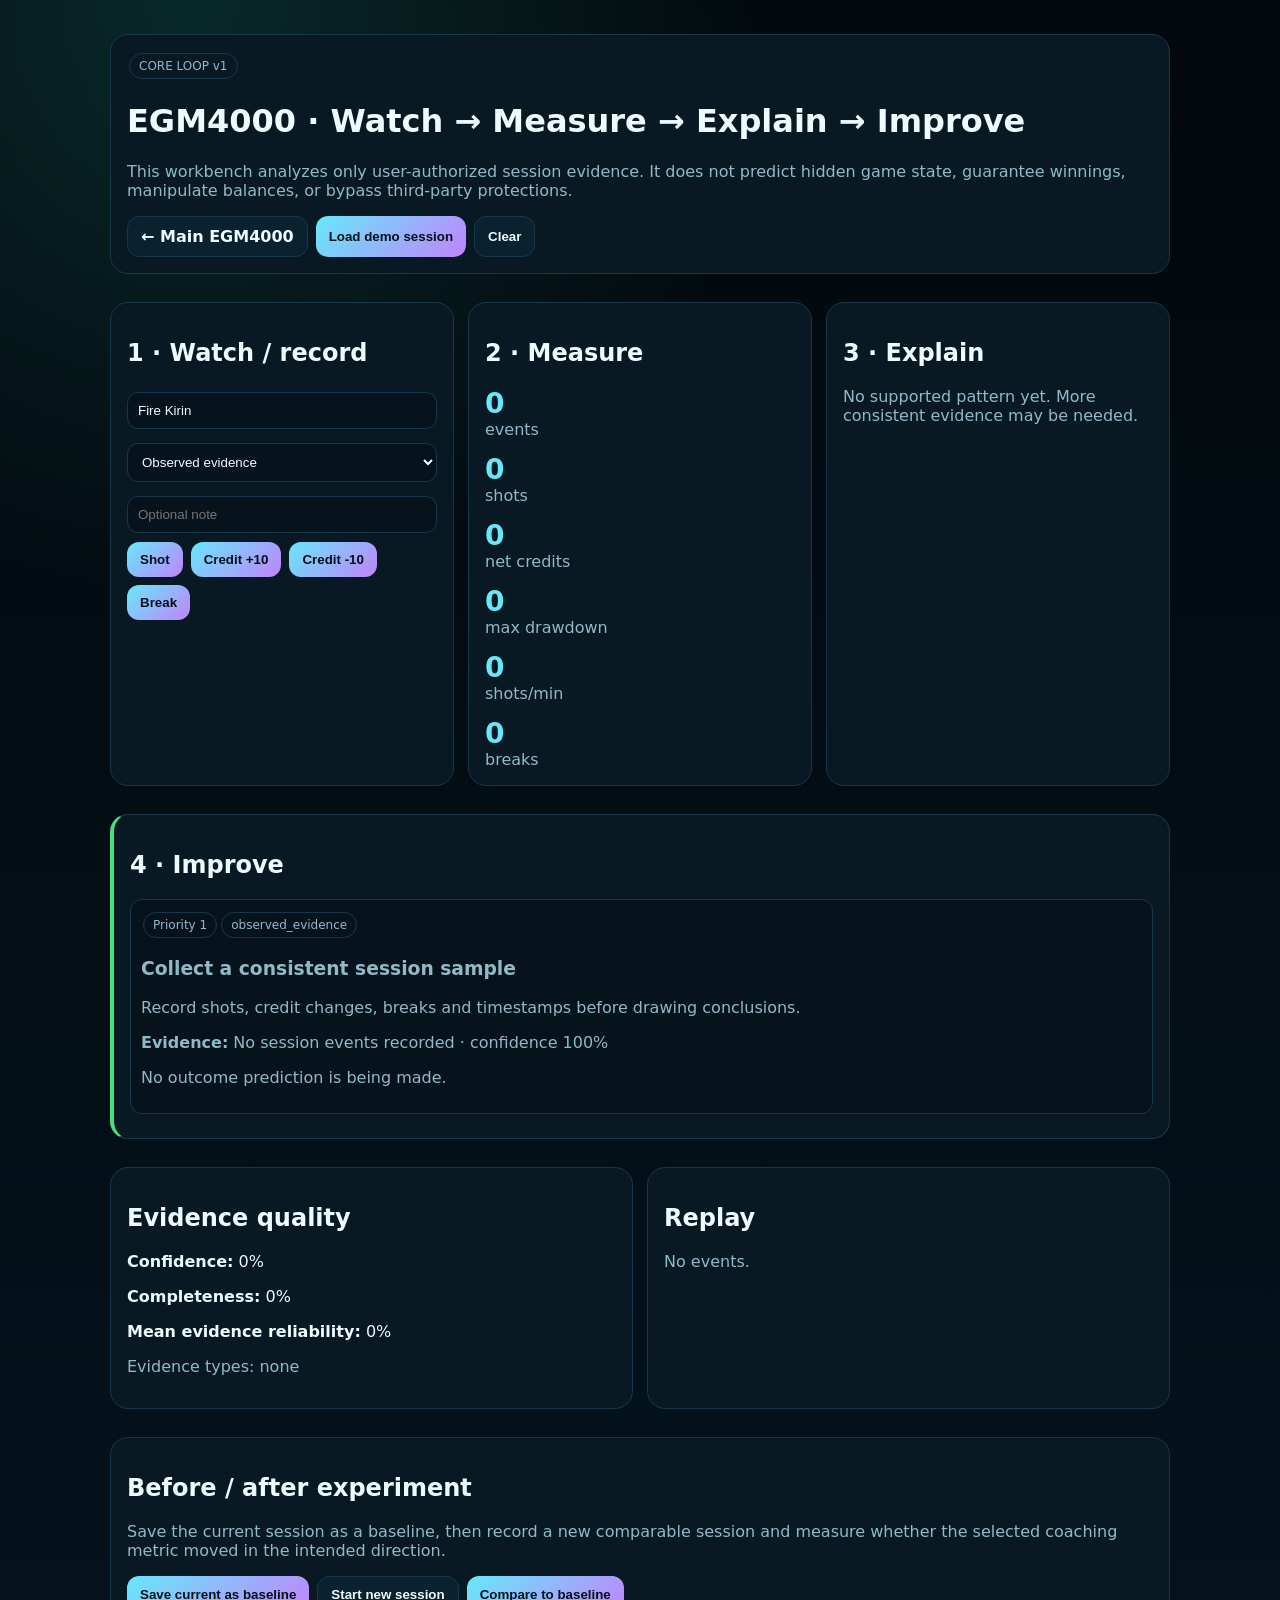
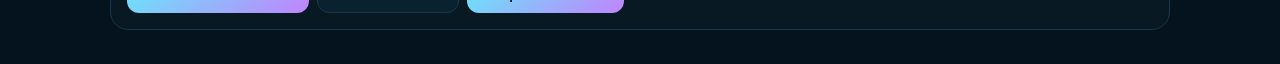
<file: web/core-loop.html>
<!doctype html>
<html lang="en">
<head>
<meta charset="utf-8">
<meta name="viewport" content="width=device-width,initial-scale=1">
<title>EGM4000 Core Loop Workbench</title>
<style>
:root{--bg:#02080c;--panel:#081923;--line:#17384a;--cyan:#67e8f9;--teal:#2dd4bf;--violet:#c084fc;--text:#effcff;--muted:#91b9c7;--warn:#fbbf24;--good:#4ade80;--bad:#fb7185}*{box-sizing:border-box}body{margin:0;background:radial-gradient(circle at 15% 0,rgba(45,212,191,.16),transparent 30%),linear-gradient(180deg,#02080c,#04131d);color:var(--text);font-family:system-ui,-apple-system,Segoe UI,Roboto,Arial,sans-serif}main{max-width:1100px;margin:auto;padding:20px}.card{background:#081923;border:1px solid var(--line);border-radius:18px;padding:16px;margin:14px 0}.grid{display:grid;grid-template-columns:repeat(auto-fit,minmax(250px,1fr));gap:14px}.pill{display:inline-block;border:1px solid var(--line);border-radius:999px;padding:5px 9px;color:var(--muted);font-size:12px;margin:2px}button,a{border:0;border-radius:12px;padding:10px 13px;font-weight:800;cursor:pointer;text-decoration:none;background:linear-gradient(135deg,var(--cyan),var(--violet));color:#031018}.ghost{background:#0a2230;color:var(--text);border:1px solid var(--line)}input,select,textarea{width:100%;background:#06131d;border:1px solid var(--line);border-radius:11px;color:var(--text);padding:10px;margin:5px 0 9px}.muted{color:var(--muted)}.good{border-left:4px solid var(--good)}.warn{border-left:4px solid var(--warn)}.bad{border-left:4px solid var(--bad)}.event{border:1px solid var(--line);border-radius:12px;padding:10px;margin:8px 0;background:#06131d}.actions{display:flex;gap:8px;flex-wrap:wrap}.metric{font-size:28px;font-weight:900;color:var(--cyan)}@media(max-width:650px){main{padding:12px}.actions button,.actions a{flex:1 1 145px;text-align:center}}
</style>
</head>
<body>
<main>
<div class="card"><span class="pill">CORE LOOP v1</span><h1>EGM4000 · Watch → Measure → Explain → Improve</h1><p class="muted">This workbench analyzes only user-authorized session evidence. It does not predict hidden game state, guarantee winnings, manipulate balances, or bypass third-party protections.</p><div class="actions"><a class="ghost" href="index.html">← Main EGM4000</a><button id="loadDemo">Load demo session</button><button id="clear" class="ghost">Clear</button></div></div>
<div class="grid">
<div class="card"><h2>1 · Watch / record</h2><input id="platform" value="Fire Kirin" aria-label="Platform"><select id="evidenceType"><option value="observed_evidence">Observed evidence</option><option value="exact_telemetry">Exact telemetry</option><option value="estimate">Estimate</option></select><input id="note" placeholder="Optional note"><div class="actions"><button data-kind="shot" data-delta="0">Shot</button><button data-kind="credit_up" data-delta="10">Credit +10</button><button data-kind="credit_down" data-delta="-10">Credit -10</button><button data-kind="break" data-delta="0">Break</button></div></div>
<div class="card"><h2>2 · Measure</h2><div id="metrics" class="muted">Record events to begin.</div></div>
<div class="card"><h2>3 · Explain</h2><div id="patterns" class="muted">No patterns yet.</div></div>
</div>
<div class="card good"><h2>4 · Improve</h2><div id="coaching" class="muted">Coaching appears after evidence is recorded.</div></div>
<div class="grid"><div class="card"><h2>Evidence quality</h2><div id="quality"></div></div><div class="card"><h2>Replay</h2><div id="replay"></div></div></div>
<div class="card"><h2>Before / after experiment</h2><p class="muted">Save the current session as a baseline, then record a new comparable session and measure whether the selected coaching metric moved in the intended direction.</p><div class="actions"><button id="saveBaseline">Save current as baseline</button><button id="newSession" class="ghost">Start new session</button><button id="compare">Compare to baseline</button></div><div id="comparison" class="muted"></div></div>
</main>
<script src="egm-core-loop.js"></script>
<script>
const KEY='egm4000.core-loop.v1';
let store=(()=>{try{return JSON.parse(localStorage.getItem(KEY)||'{}')}catch{return {}}})();
store.sessionId=store.sessionId||('session-'+Date.now());store.events=store.events||[];store.baseline=store.baseline||null;store.baselineCoach=store.baselineCoach||null;
const $=s=>document.querySelector(s);const esc=s=>String(s??'').replace(/[&<>"']/g,c=>({'&':'&amp;','<':'&lt;','>':'&gt;','"':'&quot;',"'":'&#39;'}[c]));const save=()=>localStorage.setItem(KEY,JSON.stringify(store));
function add(type,creditDelta){store.events.push({sessionId:store.sessionId,platform:$('#platform').value||'Unknown',type,creditDelta:Number(creditDelta)||0,note:$('#note').value||'',source:'user_recorded',evidenceType:$('#evidenceType').value,confidence:$('#evidenceType').value==='estimate'?0.65:1,time:new Date().toISOString()});save();render()}
function render(){const out=EGMCoreLoop.run(store.events,{sessionId:store.sessionId,platform:$('#platform').value});const m=out.analysis.metrics,e=out.analysis.evidence;$('#metrics').innerHTML=`<div class="grid"><div><div class="metric">${m.eventCount}</div><span class="muted">events</span></div><div><div class="metric">${m.shots}</div><span class="muted">shots</span></div><div><div class="metric">${m.creditNet}</div><span class="muted">net credits</span></div><div><div class="metric">${m.maxDrawdown}</div><span class="muted">max drawdown</span></div><div><div class="metric">${m.shotsPerMinute}</div><span class="muted">shots/min</span></div><div><div class="metric">${m.breaks}</div><span class="muted">breaks</span></div></div>`;$('#quality').innerHTML=`<p><b>Confidence:</b> ${(e.confidence*100).toFixed(0)}%</p><p><b>Completeness:</b> ${(e.completeness*100).toFixed(0)}%</p><p><b>Mean evidence reliability:</b> ${(e.meanReliability*100).toFixed(0)}%</p><p class="muted">Evidence types: ${e.evidenceTypes.map(esc).join(', ')||'none'}</p>`;$('#patterns').innerHTML=out.analysis.patterns.map(p=>`<div class="event ${p.severity==='warning'?'warn':''}"><b>${esc(p.label)}</b><div class="muted">${esc(p.evidence)} · confidence ${(p.confidence*100).toFixed(0)}%</div><p>${esc(p.why)}</p></div>`).join('')||'<p class="muted">No supported pattern yet. More consistent evidence may be needed.</p>';$('#coaching').innerHTML=out.coaching.map((c,i)=>`<div class="event"><span class="pill">Priority ${i+1}</span><span class="pill">${esc(c.evidenceLabel)}</span><h3>${esc(c.title)}</h3><p>${esc(c.action)}</p><p class="muted"><b>Evidence:</b> ${esc(c.evidence)} · confidence ${(c.confidence*100).toFixed(0)}%</p><p class="muted">${esc(c.safety)}</p></div>`).join('');$('#replay').innerHTML=out.analysis.normalizedEvents.slice().reverse().slice(0,30).map(x=>`<div class="event"><b>${esc(x.type)}</b> · ${Number(x.payload.creditDelta)||0} credits<div class="muted">${esc(new Date(x.time).toLocaleTimeString())} · ${esc(x.evidenceType)} · ${(x.confidence*100).toFixed(0)}%</div>${x.payload.note?`<div>${esc(x.payload.note)}</div>`:''}</div>`).join('')||'<p class="muted">No events.</p>';return out}
[...document.querySelectorAll('[data-kind]')].forEach(b=>b.onclick=()=>add(b.dataset.kind,b.dataset.delta));
$('#clear').onclick=()=>{if(confirm('Clear core-loop workbench data?')){store={sessionId:'session-'+Date.now(),events:[],baseline:null,baselineCoach:null};save();render()}};
$('#saveBaseline').onclick=()=>{const out=render();store.baseline=out.analysis;store.baselineCoach=out.coaching[0]||null;save();$('#comparison').innerHTML=`Baseline saved: <b>${esc(store.baseline.sessionId)}</b>. Coaching test: ${esc(store.baselineCoach?.title||'none')}.`};
$('#newSession').onclick=()=>{store.sessionId='session-'+Date.now();store.events=[];save();render();$('#comparison').textContent='New session started. Record comparable evidence, then compare.'};
$('#compare').onclick=()=>{if(!store.baseline)return alert('Save a baseline first.');const current=render().analysis;const cmp=EGMCoreLoop.compareSessions(store.baseline,current,store.baselineCoach);$('#comparison').innerHTML=`<div class="event"><b>Evaluation: ${esc(cmp.evaluation)}</b><p>Δ pace: ${cmp.delta.shotsPerMinute} shots/min · Δ net: ${cmp.delta.creditNet} credits · Δ drawdown: ${cmp.delta.maxDrawdown} · Δ breaks: ${cmp.delta.breaks}</p><p class="muted">${esc(cmp.caution)}</p></div>`};
$('#loadDemo').onclick=()=>{const base=Date.now()-12*60000;const seq=[['shot',0],['shot',0],['credit_up',10],['shot',0],['credit_down',-10],['shot',0],['shot',0],['shot',0],['credit_down',-10],['shot',0],['shot',0],['shot',0],['credit_down',-10],['shot',0],['credit_down',-10]];store.sessionId='demo-'+Date.now();store.events=seq.map((x,i)=>({sessionId:store.sessionId,platform:$('#platform').value,type:x[0],creditDelta:x[1],source:'user_recorded',evidenceType:'observed_evidence',confidence:1,time:new Date(base+i*50000).toISOString()}));save();render()};
render();
</script>
</body>
</html>
</file>
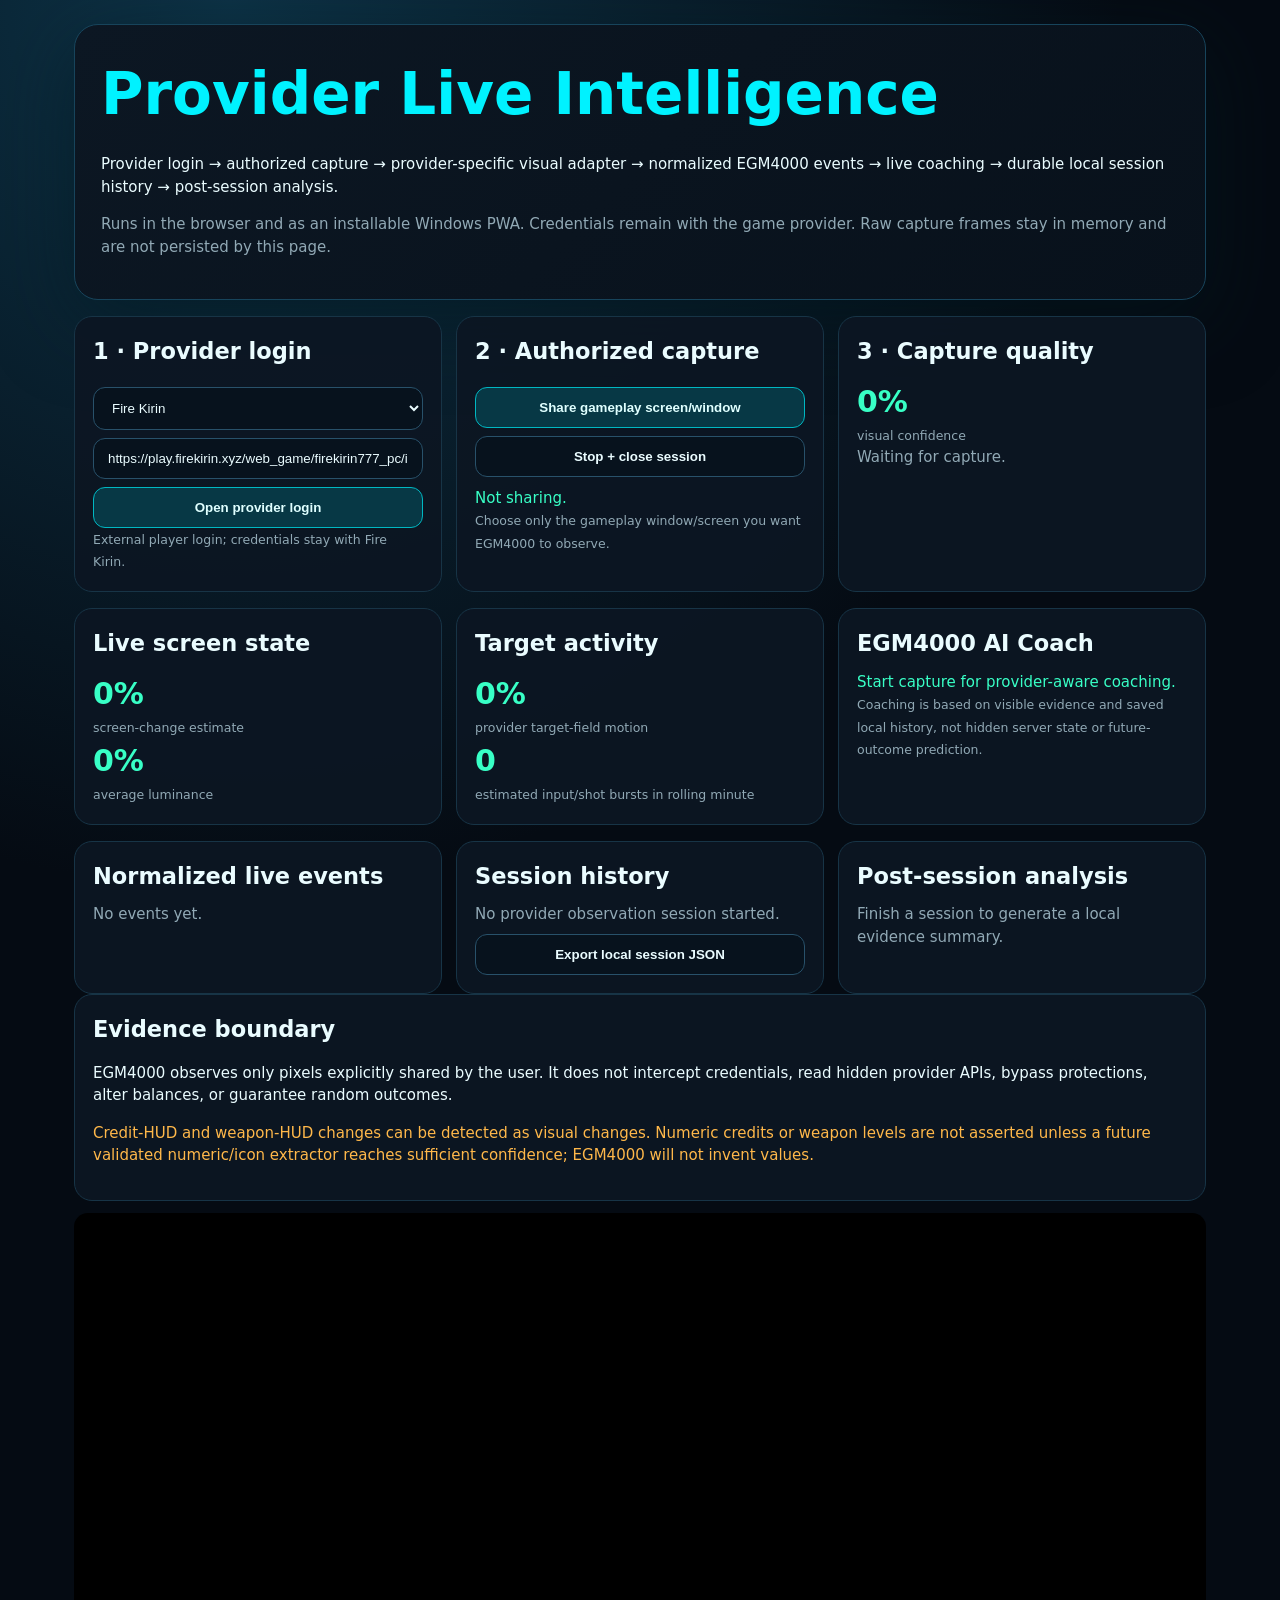
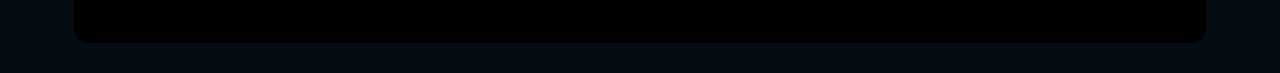
<file: web/provider-connect.html>
<!doctype html>
<html lang="en">
<head>
<meta charset="utf-8" />
<meta name="viewport" content="width=device-width,initial-scale=1" />
<title>EGM4000 — Provider Live Intelligence</title>
<style>
:root{color-scheme:dark;--bg:#050b13;--panel:#0c1622;--ink:#eafcff;--muted:#91a9b5;--cyan:#00f2ff;--mint:#38ffc6;--warn:#ffb84a;--violet:#8d5cff}
*{box-sizing:border-box}body{margin:0;background:radial-gradient(circle at 18% 0,#0d3347 0,#050b13 45%);color:var(--ink);font:15px/1.5 system-ui,sans-serif}.wrap{max-width:1180px;margin:auto;padding:24px}.hero{padding:26px;border:1px solid #17445b;border-radius:24px;background:linear-gradient(135deg,#0c1723,#08111b);box-shadow:0 20px 80px #00182088}h1{font-size:clamp(30px,5vw,58px);margin:0 0 8px;color:var(--cyan)}h2{margin:0 0 10px}.grid{display:grid;grid-template-columns:repeat(auto-fit,minmax(250px,1fr));gap:14px;margin-top:16px}.card{padding:18px;border:1px solid #173446;border-radius:18px;background:rgba(12,22,34,.94)}button,input,select{width:100%;padding:12px 14px;border-radius:12px;border:1px solid #28516a;background:#07121d;color:var(--ink);margin-top:8px}button{cursor:pointer;font-weight:750}button.primary{background:#073845;border-color:#00b7c2;color:#dfffff}.status{margin-top:10px;color:var(--mint)}.warn{color:var(--warn)}video{width:100%;max-height:430px;background:#000;border-radius:14px;margin-top:12px}.metric{font-size:30px;font-weight:850;color:var(--mint)}small,.muted{color:var(--muted)}.pill{display:inline-block;padding:4px 9px;border:1px solid #28516a;border-radius:999px;margin:2px;font-size:12px}.live{color:var(--mint);border-color:#1e8}.event{padding:9px 0;border-top:1px solid #173446}.event b{color:var(--cyan)}.confidence{color:var(--violet)}
</style>
</head>
<body><main class="wrap">
<section class="hero">
<h1>Provider Live Intelligence</h1>
<p>Provider login → authorized capture → provider-specific visual adapter → normalized EGM4000 events → live coaching → durable local session history → post-session analysis.</p>
<p class="muted">Runs in the browser and as an installable Windows PWA. Credentials remain with the game provider. Raw capture frames stay in memory and are not persisted by this page.</p>
</section>
<section class="grid">
<div class="card"><h2>1 · Provider login</h2><select id="provider"></select><input id="url" placeholder="Provider/player-issued HTTPS login URL"/><button class="primary" id="open">Open provider login</button><small id="providerNote"></small></div>
<div class="card"><h2>2 · Authorized capture</h2><button class="primary" id="share">Share gameplay screen/window</button><button id="stop">Stop + close session</button><div class="status" id="captureStatus">Not sharing.</div><small>Choose only the gameplay window/screen you want EGM4000 to observe.</small></div>
<div class="card"><h2>3 · Capture quality</h2><div class="metric" id="confidence">0%</div><small>visual confidence</small><div id="qualityDetail" class="muted">Waiting for capture.</div></div>
</section>
<section class="grid">
<div class="card"><h2>Live screen state</h2><div class="metric" id="motion">0%</div><small>screen-change estimate</small><div class="metric" id="brightness">0%</div><small>average luminance</small></div>
<div class="card"><h2>Target activity</h2><div class="metric" id="target">0%</div><small>provider target-field motion</small><div class="metric" id="shotRate">0</div><small>estimated input/shot bursts in rolling minute</small></div>
<div class="card"><h2>EGM4000 AI Coach</h2><div class="status" id="tip">Start capture for provider-aware coaching.</div><small>Coaching is based on visible evidence and saved local history, not hidden server state or future-outcome prediction.</small></div>
</section>
<section class="grid">
<div class="card"><h2>Normalized live events</h2><div id="events" class="muted">No events yet.</div></div>
<div class="card"><h2>Session history</h2><div id="sessionSummary" class="muted">No provider observation session started.</div><button id="export">Export local session JSON</button></div>
<div class="card"><h2>Post-session analysis</h2><div id="postAnalysis" class="muted">Finish a session to generate a local evidence summary.</div></div>
</section>
<div class="card"><h2>Evidence boundary</h2><p>EGM4000 observes only pixels explicitly shared by the user. It does not intercept credentials, read hidden provider APIs, bypass protections, alter balances, or guarantee random outcomes.</p><p class="warn">Credit-HUD and weapon-HUD changes can be detected as visual changes. Numeric credits or weapon levels are not asserted unless a future validated numeric/icon extractor reaches sufficient confidence; EGM4000 will not invent values.</p></div>
<video id="preview" autoplay muted playsinline></video><canvas id="canvas" hidden width="384" height="216"></canvas>
</main>
<script>
const providers=[
{id:'fire_kirin',name:'Fire Kirin',url:'https://play.firekirin.xyz/web_game/firekirin777_pc/index.html',note:'External player login; credentials stay with Fire Kirin.'},
{id:'juwa',name:'Juwa',url:'',note:'Use the exact HTTPS player URL supplied by your authorized Juwa operator.'},
{id:'game_master',name:'Game Master',url:'',note:'Use the exact HTTPS player URL supplied by your authorized Game Master operator.'},
{id:'panda_master',name:'Panda Master',url:'https://pandamaster.vip:8888',note:'Use your operator-issued HTTPS player URL if different.'},
{id:'gameroom',name:'GameRoom',url:'',note:'Use the exact HTTPS player URL supplied by your authorized GameRoom operator.'},
{id:'orion_stars',name:'Orion Stars',url:'https://orionstarsonline.com',note:'Use only your authorized player login URL.'}
];
const profiles={
fire_kirin:{credit:[0,0,.42,.18],weapon:[.56,.72,1,1],target:[.12,.16,.90,.78],bonus:[.18,.02,.82,.30],shot:.070,targetT:.038,trans:.105},
juwa:{credit:[0,0,.45,.20],weapon:[.55,.70,1,1],target:[.10,.17,.92,.79],bonus:[.16,.02,.84,.32],shot:.068,targetT:.040,trans:.102},
game_master:{credit:[0,0,.46,.20],weapon:[.54,.69,1,1],target:[.10,.16,.92,.80],bonus:[.14,.02,.86,.31],shot:.072,targetT:.040,trans:.108},
panda_master:{credit:[0,0,.44,.19],weapon:[.56,.70,1,1],target:[.10,.16,.91,.79],bonus:[.16,.02,.84,.31],shot:.070,targetT:.039,trans:.104},
gameroom:{credit:[0,0,.45,.19],weapon:[.55,.70,1,1],target:[.10,.16,.92,.80],bonus:[.15,.02,.85,.32],shot:.071,targetT:.041,trans:.106},
orion_stars:{credit:[0,0,.43,.19],weapon:[.57,.70,1,1],target:[.09,.16,.92,.80],bonus:[.15,.02,.85,.31],shot:.069,targetT:.039,trans:.103}
};
const $=s=>document.querySelector(s),sel=$('#provider'),url=$('#url'),note=$('#providerNote');
providers.forEach(p=>sel.add(new Option(p.name,p.id)));
const savedProvider=localStorage.getItem('egm4000.provider')||providers[0].id;if(providers.some(p=>p.id===savedProvider))sel.value=savedProvider;
function sync(){const p=providers.find(x=>x.id===sel.value);url.value=localStorage.getItem('egm4000.url.'+p.id)||p.url;note.textContent=p.note;localStorage.setItem('egm4000.provider',p.id)}sel.onchange=sync;sync();
$('#open').onclick=()=>{try{const u=new URL(url.value.trim());if(u.protocol!=='https:')throw 0;localStorage.setItem('egm4000.url.'+sel.value,u.href);window.open(u.href,'_blank','noopener,noreferrer')}catch{alert('Use a valid HTTPS player-login URL supplied by the provider/operator.')}};

let stream=null,prev=null,timer=null,session=null,shots=[],lastEventAt={};
const video=$('#preview'),canvas=$('#canvas'),ctx=canvas.getContext('2d',{willReadFrequently:true}),W=64,H=36;
function now(){return Date.now()}
function quality(b,m){const bq=b<.08?.30:b<.16?.58:b>.94?.52:.90;const mq=m>.45?.62:.94;return Math.max(.20,Math.min(.96,bq*mq))}
function observe(grid,prior,roi){const [l,t,r,b]=roi,x0=Math.max(0,Math.floor(l*W)),x1=Math.min(W,Math.ceil(r*W)),y0=Math.max(0,Math.floor(t*H)),y1=Math.min(H,Math.ceil(b*H));let lum=0,mot=0,n=0;for(let y=y0;y<y1;y++)for(let x=x0;x<x1;x++){const i=y*W+x;lum+=grid[i];if(prior)mot+=Math.abs(grid[i]-prior[i]);n++}return{brightness:n?lum/n:0,motion:n?mot/n:0}}
function allowed(k,ms,ts){if(ts-(lastEventAt[k]||0)<ms)return false;lastEventAt[k]=ts;return true}
function addEvent(type,confidence,note,payload={}){if(!session)return;const ev={schema:'egm4000.gameplay-event.v1',eventId:crypto.randomUUID(),eventType:type,occurredAtMs:now(),evidenceLabel:'user_authorized_device_signal',confidence:+confidence.toFixed(3),note,payload:{provider:sel.value,source:'authorized_screen_capture',...payload}};session.events.push(ev);renderEvents();persistSession()}
function analyze(frame){const p=profiles[sel.value],ts=frame.timestamp,q=quality(frame.overall.brightness,frame.overall.motion);if(frame.weapon.motion>=p.shot&&allowed('shot',180,ts)){shots.push(ts);addEvent('shot_activity_estimate',q*.74,'Weapon-area motion burst observed; estimated input/shot signal.',{weaponRegionMotion:frame.weapon.motion.toFixed(4)})}shots=shots.filter(x=>ts-x<=60000);if(frame.target.motion>=p.targetT&&allowed('target',900,ts))addEvent('target_activity_estimate',q*.78,'Elevated movement detected in the provider-specific target field.',{activity:frame.target.motion.toFixed(4)});if(frame.credit.motion>=p.trans*.55&&allowed('credit',1400,ts))addEvent('credit_hud_changed',q*.64,'Visible credit-HUD region changed; no numeric value is asserted.',{hudMotion:frame.credit.motion.toFixed(4)});if(frame.weapon.motion>=p.trans*1.35&&frame.overall.motion<.20&&allowed('weapon_change',2200,ts))addEvent('weapon_hud_changed',q*.58,'Weapon HUD changed independently of broad scene motion; exact level is not asserted.');if(frame.bonus.motion>=p.trans&&Math.max(frame.bonus.motion,frame.overall.motion)>=.10&&allowed('bonus',2600,ts))addEvent('bonus_or_round_transition_estimate',q*.70,'Large change detected in the provider bonus/round region.',{transitionScore:Math.max(frame.bonus.motion,frame.overall.motion).toFixed(4)});
const elapsed=Math.floor((ts-session.startedAtMs)/60000);if(elapsed>0&&elapsed!==session.lastMinute){session.lastMinute=elapsed;addEvent('session_duration_observed',.99,`Authorized capture duration reached ${elapsed} minute(s).`,{minutes:String(elapsed)})}
let tip='Scene is stable enough for observation. Keep a consistent pace and build a longer evidence window before changing strategy.';if(q<.50)tip='Capture confidence is low. Keep the full gameplay HUD visible and reduce overlays before acting on visual estimates.';else if(shots.length>=45&&frame.target.motion<p.targetT)tip='Estimated input pace is high while visible target activity is comparatively low. Slow down and compare a controlled segment instead of chasing short-term outcomes.';else if(shots.length>=30)tip='Input activity is elevated. Use a fixed observation window, control pace, and compare against your saved baseline.';else if(frame.target.motion>=p.targetT*1.8)tip='Target-field activity is high. Keep inputs deliberate and record this segment; visible activity does not predict a future payout.';else if(session.events.slice(-3).some(e=>e.eventType==='bonus_or_round_transition_estimate'))tip='Possible round/bonus transition detected. Compare before/after metrics rather than assuming the transition predicts what comes next.';
$('#tip').textContent=tip;$('#confidence').textContent=(q*100).toFixed(0)+'%';$('#qualityDetail').textContent=`${providers.find(x=>x.id===sel.value).name} adapter • ${session.events.length} normalized event(s)`;$('#target').textContent=(frame.target.motion*100).toFixed(1)+'%';$('#shotRate').textContent=shots.length;return q}
function sample(){if(!stream||video.readyState<2)return;ctx.drawImage(video,0,0,W,H);const d=ctx.getImageData(0,0,W,H).data,cur=new Float32Array(W*H);let lum=0,diff=0;for(let i=0,j=0;i<d.length;i+=4,j++){const y=(d[i]*54+d[i+1]*183+d[i+2]*19)/65280;cur[j]=y;lum+=y;if(prev)diff+=Math.abs(y-prev[j])}const b=lum/cur.length,m=prev?diff/cur.length:0,p=profiles[sel.value],frame={timestamp:now(),overall:{brightness:b,motion:m},credit:observe(cur,prev,p.credit),weapon:observe(cur,prev,p.weapon),target:observe(cur,prev,p.target),bonus:observe(cur,prev,p.bonus)};prev=cur;$('#brightness').textContent=(b*100).toFixed(1)+'%';$('#motion').textContent=(m*100).toFixed(1)+'%';analyze(frame)}
function startSession(){const provider=providers.find(x=>x.id===sel.value);session={schema:'egm4000.provider-observation-session.v1',sessionId:crypto.randomUUID(),platform:provider.name,providerId:provider.id,startedAtMs:now(),endedAtMs:null,lastMinute:-1,events:[],notes:'User-authorized screen observation. Visual events are confidence-labelled estimates; raw frames are not persisted.'};persistSession();renderSession()}
function persistSession(){if(!session)return;const all=JSON.parse(localStorage.getItem('egm4000.provider.sessions')||'[]').filter(s=>s.sessionId!==session.sessionId);all.push(session);localStorage.setItem('egm4000.provider.sessions',JSON.stringify(all.slice(-50)));renderSession()}
function renderEvents(){if(!session||!session.events.length){$('#events').textContent='No events yet.';return}$('#events').innerHTML=session.events.slice(-8).reverse().map(e=>`<div class="event"><b>${e.eventType}</b> <span class="confidence">${Math.round(e.confidence*100)}%</span><br><small>${e.note}</small></div>`).join('')}
function renderSession(){if(!session){$('#sessionSummary').textContent='No provider observation session started.';return}const mins=((now()-session.startedAtMs)/60000).toFixed(1);$('#sessionSummary').innerHTML=`<span class="pill live">${session.endedAtMs?'CLOSED':'LIVE'}</span> ${session.platform}<br>${session.events.length} event(s) • ${mins} min • saved locally`;renderEvents()}
function finishSession(){if(!session)return;session.endedAtMs=now();persistSession();const types={};session.events.forEach(e=>types[e.eventType]=(types[e.eventType]||0)+1);const duration=((session.endedAtMs-session.startedAtMs)/60000).toFixed(1),shot=types.shot_activity_estimate||0,target=types.target_activity_estimate||0,bonus=types.bonus_or_round_transition_estimate||0;$('#postAnalysis').innerHTML=`${session.platform}: ${duration} min observation.<br>${shot} estimated input bursts • ${target} target-activity events • ${bonus} possible round/bonus transition(s).<br><small>Use this summary to compare pacing and evidence quality across sessions; it is not a profitability or outcome guarantee.</small>`;renderSession()}
$('#share').onclick=async()=>{try{if(stream)stopCapture(false);stream=await navigator.mediaDevices.getDisplayMedia({video:{frameRate:{ideal:8,max:12}},audio:false});video.srcObject=stream;startSession();$('#captureStatus').textContent='Authorized capture active. Raw frames are processed locally in memory.';timer=setInterval(sample,400);stream.getVideoTracks()[0].addEventListener('ended',()=>stopCapture(true))}catch{$('#captureStatus').textContent='Screen sharing was not authorized.'}};
function stopCapture(close=true){if(timer)clearInterval(timer);timer=null;if(stream)stream.getTracks().forEach(t=>t.stop());stream=null;prev=null;shots=[];video.srcObject=null;$('#captureStatus').textContent='Capture stopped.';if(close)finishSession()}$('#stop').onclick=()=>stopCapture(true);
$('#export').onclick=()=>{const all=localStorage.getItem('egm4000.provider.sessions')||'[]',blob=new Blob([all],{type:'application/json'}),a=document.createElement('a');a.href=URL.createObjectURL(blob);a.download='egm4000-provider-sessions.json';a.click();setTimeout(()=>URL.revokeObjectURL(a.href),1000)};
</script></body></html>
</file>
